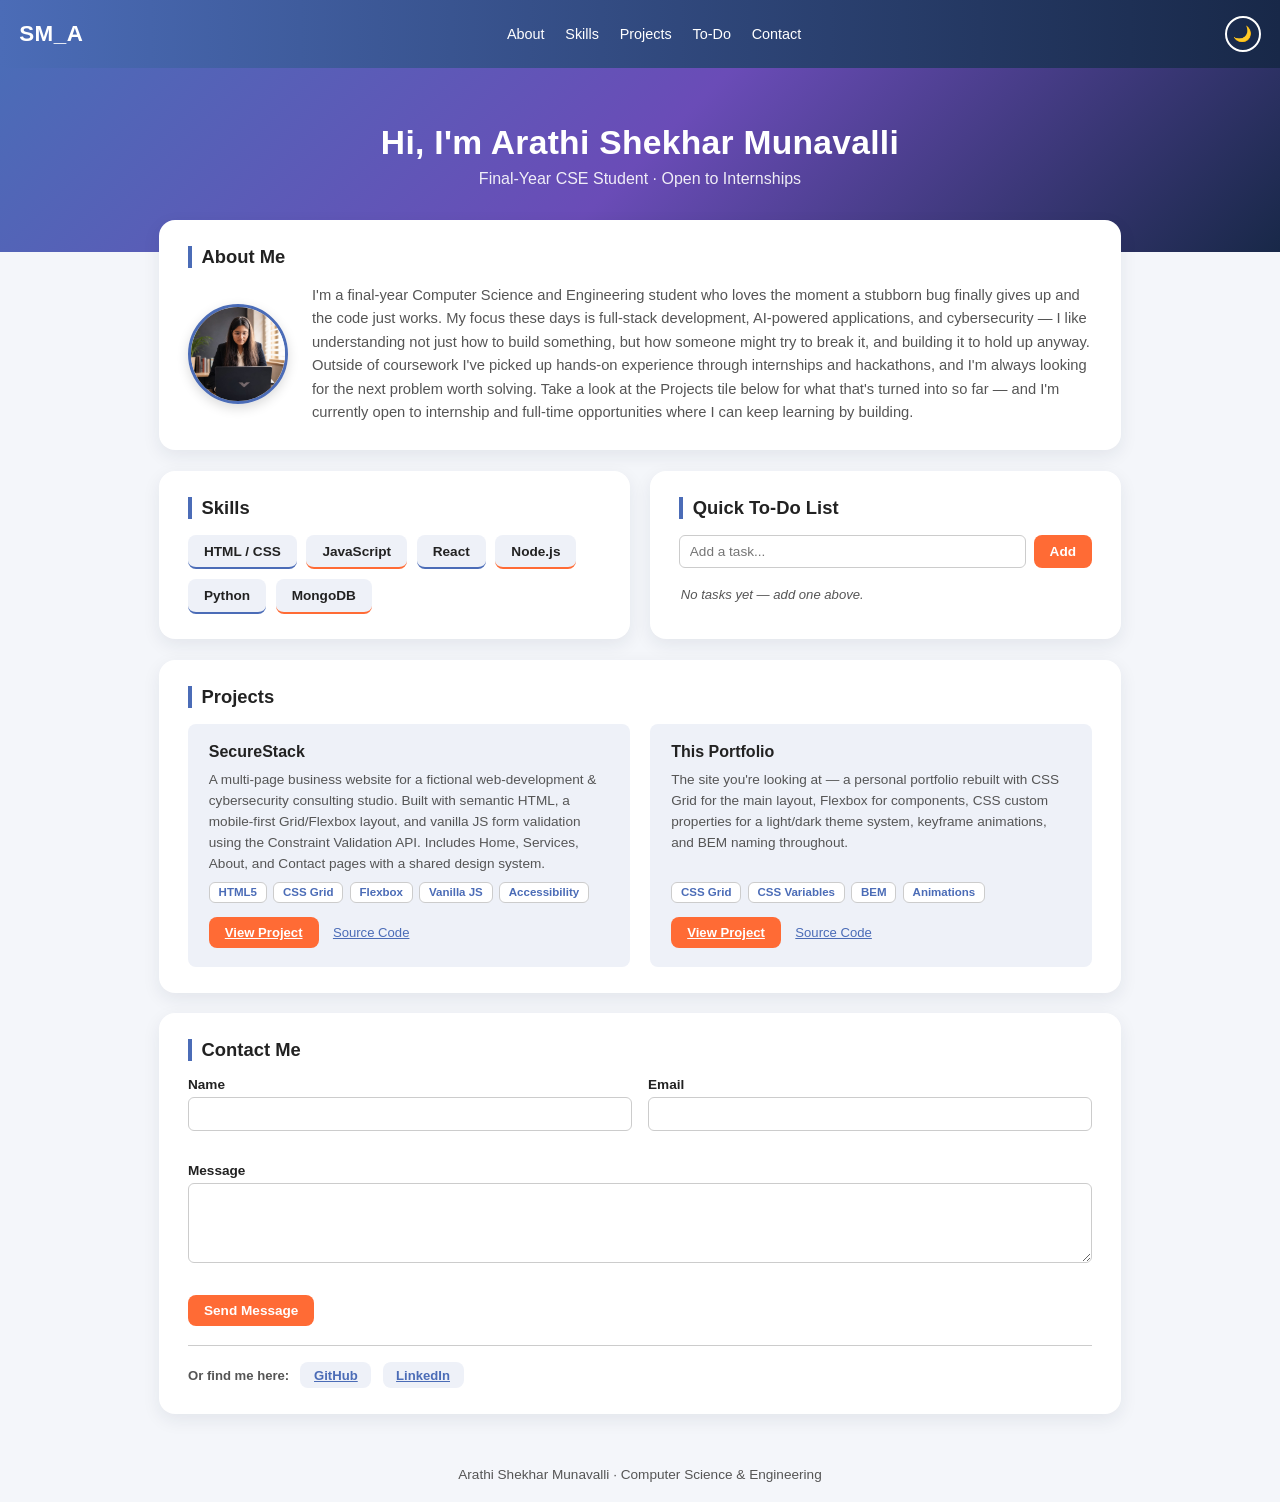
<file: index.html>
<!DOCTYPE html>
<html lang="en" data-theme="light">
<head>
<meta charset="UTF-8">
<meta name="viewport" content="width=device-width, initial-scale=1.0">
<title>Arathi Munavalli | Portfolio</title>
<link rel="stylesheet" href="css/main.css">
<link rel="stylesheet" href="css/layout.css">
<link rel="stylesheet" href="css/animations.css">
</head>
<body>

  <!-- ===== NAVBAR (Flexbox) ===== -->
  <header class="navbar">
    <h2 class="navbar__logo">SM_A</h2>

    <button class="navbar__toggle" id="navToggle" aria-label="Toggle menu" aria-expanded="false">
      <span class="navbar__toggle-bar"></span>
      <span class="navbar__toggle-bar"></span>
      <span class="navbar__toggle-bar"></span>
    </button>

    <nav>
      <ul class="navbar__links" id="navLinks">
        <li class="navbar__item"><a class="navbar__link" href="#about">About</a></li>
        <li class="navbar__item"><a class="navbar__link" href="#skills">Skills</a></li>
        <li class="navbar__item"><a class="navbar__link" href="#projects">Projects</a></li>
        <li class="navbar__item"><a class="navbar__link" href="#todo">To-Do</a></li>
        <li class="navbar__item"><a class="navbar__link" href="#contact">Contact</a></li>
      </ul>
    </nav>

    <!-- Interactive Feature 1: Dark / Light mode toggle (CSS variables theme system) -->
    <button id="modeToggle" class="navbar__mode-btn" title="Toggle dark mode" aria-label="Toggle dark mode">
      <span class="navbar__mode-icon navbar__mode-icon--moon">🌙</span>
      <span class="navbar__mode-icon navbar__mode-icon--sun">☀️</span>
    </button>
  </header>

  <!-- ===== HERO ===== -->
  <section class="hero">
    <h1 class="hero__title">Hi, I'm Arathi Shekhar Munavalli</h1>
    <p class="hero__subtitle">Final-Year CSE Student · Open to Internships</p>
  </section>

  <!-- ===== TILE GRID (CSS Grid) ===== -->
  <main class="tile-grid">

    <!-- ABOUT TILE -->
    <section id="about" class="tile-grid__tile tile-grid__tile--wide">
      <h2 class="tile-grid__heading">About Me</h2>
      <div class="about">
        <img src="images/profile.jpg" alt="Arathi Shekhar Munavalli" class="about__photo">
        <p class="about__text">I'm a final-year Computer Science and Engineering student who loves the
           moment a stubborn bug finally gives up and the code just works. My focus these days
           is full-stack development, AI-powered applications, and cybersecurity — I like
           understanding not just how to build something, but how someone might try to break it,
           and building it to hold up anyway. Outside of coursework I've picked up hands-on
           experience through internships and hackathons, and I'm always looking for the next
           problem worth solving. Take a look at the Projects tile below for what that's turned
           into so far — and I'm currently open to internship and full-time opportunities where
           I can keep learning by building.</p>
      </div>
    </section>

    <!-- SKILLS TILE -->
    <section id="skills" class="tile-grid__tile">
      <h2 class="tile-grid__heading">Skills</h2>
      <div class="skills">
        <div class="skills__box">HTML / CSS</div>
        <div class="skills__box">JavaScript</div>
        <div class="skills__box">React</div>
        <div class="skills__box">Node.js</div>
        <div class="skills__box">Python</div>
        <div class="skills__box">MongoDB</div>
      </div>
    </section>

    <!-- TO-DO TILE -->
    <!-- Interactive Feature 2: To-do list with add/remove -->
    <section id="todo" class="tile-grid__tile">
      <h2 class="tile-grid__heading">Quick To-Do List</h2>
      <div class="todo__input-row">
        <input type="text" id="todoInput" class="todo__input" placeholder="Add a task...">
        <button id="addTodoBtn" class="btn btn--accent">Add</button>
      </div>
      <ul id="todoList" class="todo__list"></ul>
    </section>

    <!-- PROJECTS TILE -->
    <section id="projects" class="tile-grid__tile tile-grid__tile--wide">
      <h2 class="tile-grid__heading">Projects</h2>
      <div class="projects">

        <article class="project-card">
          <div class="project-card__body">
            <h3 class="project-card__title">SecureStack</h3>
            <p class="project-card__text">
              A multi-page business website for a fictional web-development &amp; cybersecurity
              consulting studio. Built with semantic HTML, a mobile-first Grid/Flexbox layout,
              and vanilla JS form validation using the Constraint Validation API. Includes
              Home, Services, About, and Contact pages with a shared design system.
            </p>
            <div class="project-card__tags">
              <span class="project-card__tag">HTML5</span>
              <span class="project-card__tag">CSS Grid</span>
              <span class="project-card__tag">Flexbox</span>
              <span class="project-card__tag">Vanilla JS</span>
              <span class="project-card__tag">Accessibility</span>
            </div>
            <div class="project-card__links">
              <a href="https://arathism.github.io/week4_Portfolio/" target="_blank" rel="noopener" class="btn btn--accent project-card__link">View Project</a>
              <a href="https://github.com/arathism/week4_Portfolio" target="_blank" rel="noopener" class="project-card__link project-card__link--ghost">Source Code</a>
            </div>
          </div>
        </article>

        <article class="project-card">
          <div class="project-card__body">
            <h3 class="project-card__title">This Portfolio</h3>
            <p class="project-card__text">
              The site you're looking at — a personal portfolio rebuilt with CSS Grid for the
              main layout, Flexbox for components, CSS custom properties for a light/dark theme
              system, keyframe animations, and BEM naming throughout.
            </p>
            <div class="project-card__tags">
              <span class="project-card__tag">CSS Grid</span>
              <span class="project-card__tag">CSS Variables</span>
              <span class="project-card__tag">BEM</span>
              <span class="project-card__tag">Animations</span>
            </div>
            <div class="project-card__links">
              <a href="https://arathism.github.io" target="_blank" rel="noopener" class="btn btn--accent project-card__link">View Project</a>
              <a href="https://github.com/arathism" target="_blank" rel="noopener" class="project-card__link project-card__link--ghost">Source Code</a>
            </div>
          </div>
        </article>

      </div>
    </section>

    <!-- CONTACT TILE -->
    <!-- Interactive Feature 3: Real-time form validation -->
    <section id="contact" class="tile-grid__tile tile-grid__tile--wide">
      <h2 class="tile-grid__heading">Contact Me</h2>
      <form id="contactForm" class="contact-form" novalidate>
        <div class="contact-form__row">
          <div class="contact-form__group">
            <label class="contact-form__label" for="name">Name</label>
            <input type="text" id="name" name="name" class="contact-form__input">
            <span class="contact-form__error" id="nameError"></span>
          </div>

          <div class="contact-form__group">
            <label class="contact-form__label" for="email">Email</label>
            <input type="text" id="email" name="email" class="contact-form__input">
            <span class="contact-form__error" id="emailError"></span>
          </div>
        </div>

        <div class="contact-form__group">
          <label class="contact-form__label" for="message">Message</label>
          <textarea id="message" name="message" class="contact-form__input contact-form__input--area" rows="4"></textarea>
          <span class="contact-form__error" id="messageError"></span>
        </div>

        <button type="submit" id="submitBtn" class="btn btn--accent">Send Message</button>
        <p id="formSuccess" class="contact-form__success"></p>
      </form>
      <div class="contact-form__connect">
        <span class="contact-form__connect-label">Or find me here:</span>
        <a href="https://github.com/arathism" target="_blank" rel="noopener" class="contact-form__connect-link">GitHub</a>
        <a href="https://www.linkedin.com/in/arathishekharmunavalli/" target="_blank" rel="noopener" class="contact-form__connect-link">LinkedIn</a>
      </div>
    </section>

  </main>

  <footer class="site-footer">
    <p class="site-footer__text">Arathi Shekhar Munavalli · Computer Science &amp; Engineering</p>
  </footer>

  <script src="js/theme-switcher.js"></script>
</body>
</html>
</file>
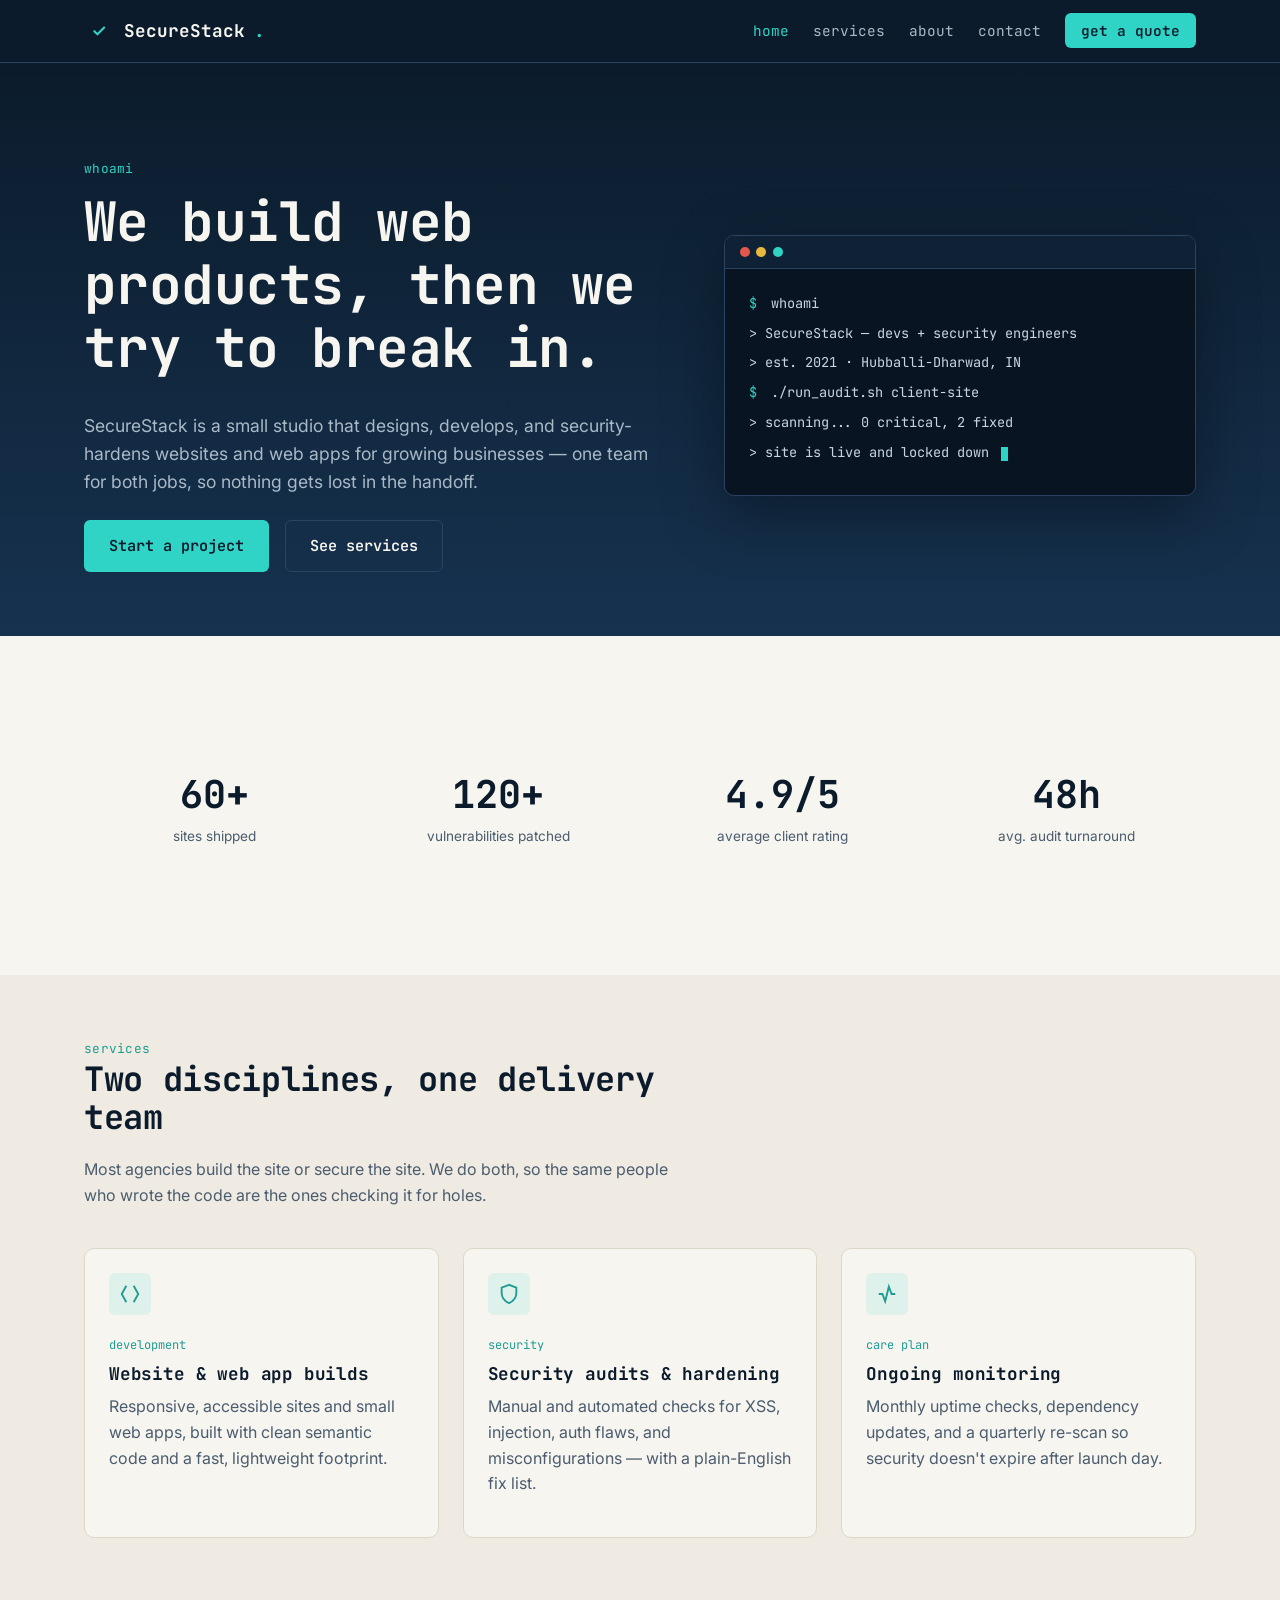
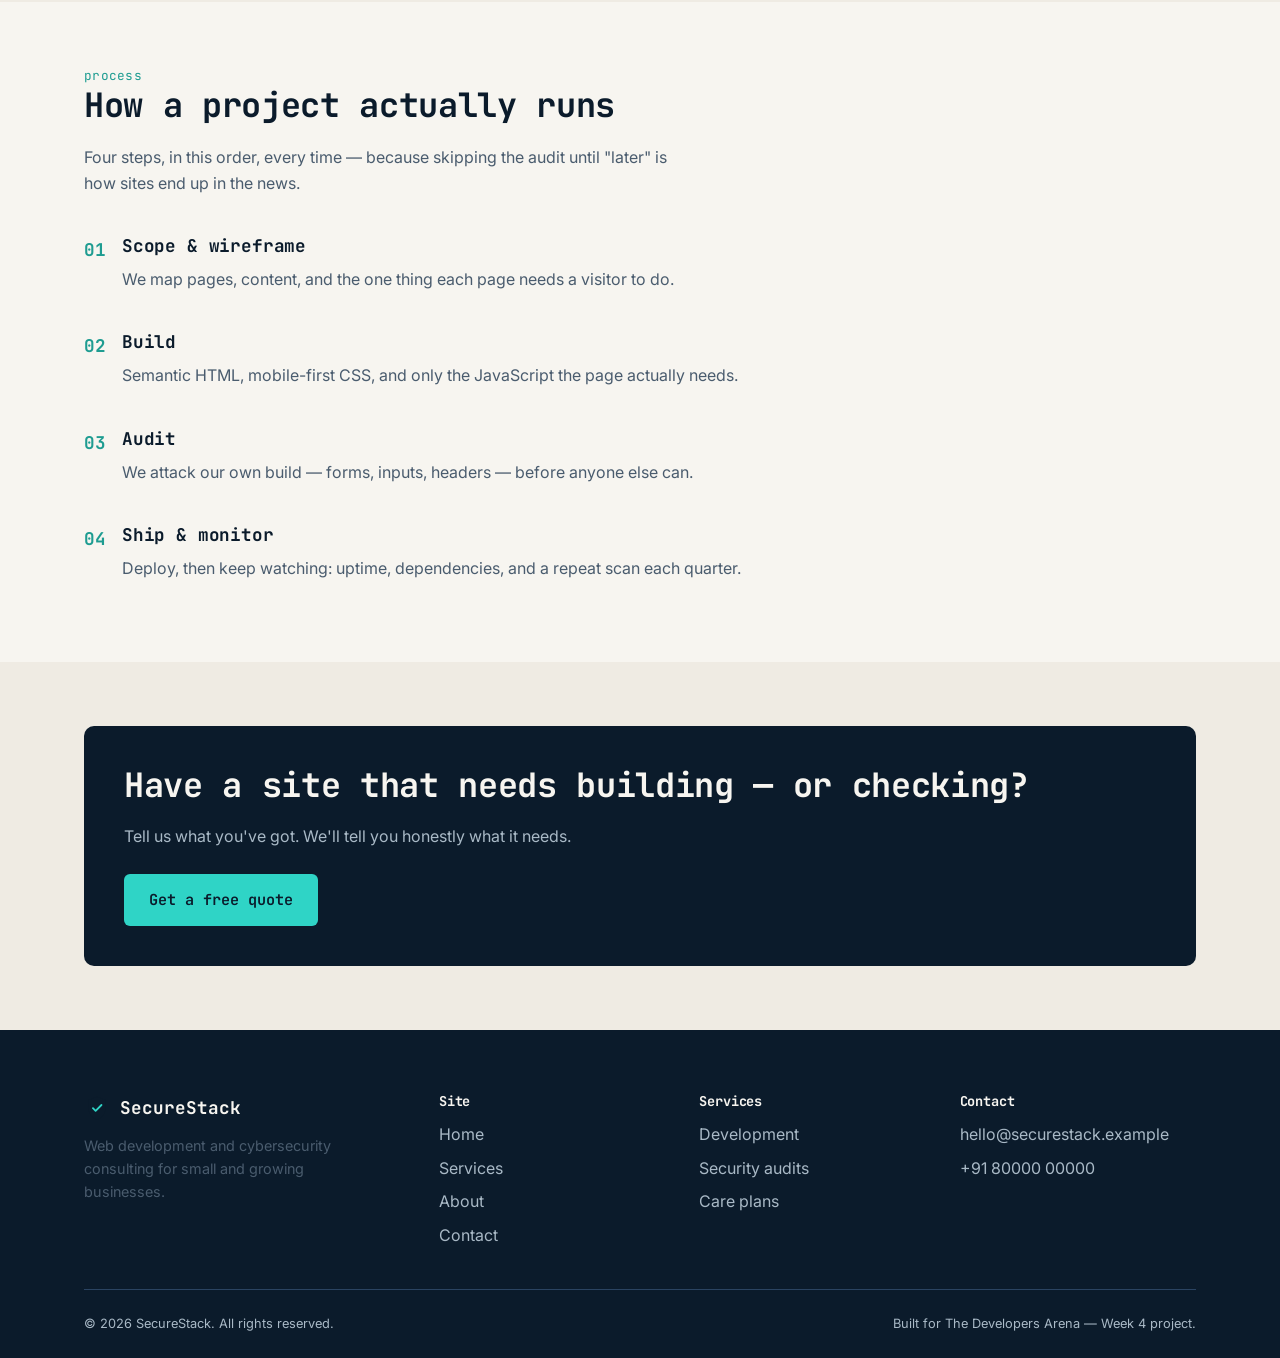
<file: projects/securestack/index.html>
<!DOCTYPE html>
<html lang="en">
<head>
<meta charset="UTF-8">
<meta name="viewport" content="width=device-width, initial-scale=1.0">
<title>SecureStack — Web Development &amp; Cybersecurity Consulting</title>
<meta name="description" content="SecureStack builds and secures websites and web apps for small businesses: development, security audits, and ongoing hardening in one team.">
<link rel="icon" type="image/svg+xml" href="images/favicon.svg">
<link rel="preconnect" href="https://fonts.googleapis.com">
<link rel="preconnect" href="https://fonts.gstatic.com" crossorigin>
<link href="https://fonts.googleapis.com/css2?family=JetBrains+Mono:wght@400;600;700&family=Inter:wght@400;500;600&display=swap" rel="stylesheet">
<link rel="stylesheet" href="css/style.css">
</head>
<body>
<a class="skip-link" href="#main">Skip to main content</a>

<header class="site-header">
  <nav class="nav container" aria-label="Primary">
    <a href="index.html" class="brand">
      <img src="images/logo.svg" alt="" width="30" height="30">
      SecureStack<span class="brand-tag">.</span>
    </a>
    <button class="nav-toggle" aria-expanded="false" aria-controls="primary-nav" aria-label="Toggle menu">
      <svg viewBox="0 0 24 24" fill="none" stroke="currentColor" stroke-width="2" aria-hidden="true">
        <path d="M3 6h18M3 12h18M3 18h18"/>
      </svg>
    </button>
    <ul class="nav-links" id="primary-nav">
      <li><a href="index.html" aria-current="page">home</a></li>
      <li><a href="services.html">services</a></li>
      <li><a href="about.html">about</a></li>
      <li><a href="contact.html">contact</a></li>
      <li><a href="contact.html" class="nav-cta">get a quote</a></li>
    </ul>
  </nav>
</header>

<main id="main">

  <!-- Hero -->
  <section class="hero">
    <div class="container hero-grid">
      <div>
        <p class="eyebrow">whoami</p>
        <h1>We build web products, then we try to break in.</h1>
        <p class="lede">SecureStack is a small studio that designs, develops, and security-hardens websites and web apps for growing businesses — one team for both jobs, so nothing gets lost in the handoff.</p>
        <div class="hero-actions">
          <a href="contact.html" class="btn btn-primary">Start a project</a>
          <a href="services.html" class="btn btn-ghost">See services</a>
        </div>
      </div>

      <div class="terminal" role="img" aria-label="Terminal window showing a mock exchange: whoami returns SecureStack, a small team of developers and security engineers building and defending web products since 2021.">
        <div class="terminal-bar"><span></span><span></span><span></span></div>
        <div class="terminal-body" data-terminal-body aria-hidden="true">
          <div class="line"><span class="prompt">$</span> whoami</div>
          <div class="line">&gt; SecureStack — devs + security engineers</div>
          <div class="line">&gt; est. 2021 · Hubballi-Dharwad, IN</div>
          <div class="line"><span class="prompt">$</span> ./run_audit.sh client-site</div>
          <div class="line">&gt; scanning... 0 critical, 2 fixed</div>
          <div class="line">&gt; site is live and locked down <span class="caret"></span></div>
        </div>
      </div>
    </div>
  </section>

  <!-- Stats -->
  <section>
    <div class="container">
      <div class="stats">
        <div class="stat"><div class="num">60+</div><div class="label">sites shipped</div></div>
        <div class="stat"><div class="num">120+</div><div class="label">vulnerabilities patched</div></div>
        <div class="stat"><div class="num">4.9/5</div><div class="label">average client rating</div></div>
        <div class="stat"><div class="num">48h</div><div class="label">avg. audit turnaround</div></div>
      </div>
    </div>
  </section>

  <!-- Services preview -->
  <section class="section-alt">
    <div class="container">
      <div class="section-head">
        <p class="eyebrow">services</p>
        <h2>Two disciplines, one delivery team</h2>
        <p>Most agencies build the site or secure the site. We do both, so the same people who wrote the code are the ones checking it for holes.</p>
      </div>

      <div class="grid">
        <div class="card">
          <div class="icon-badge">
            <svg viewBox="0 0 24 24" fill="none" stroke="currentColor" stroke-width="2" aria-hidden="true"><path d="M8 3 3 12l5 9M16 3l5 9-5 9"/></svg>
          </div>
          <span class="tag">development</span>
          <h3>Website &amp; web app builds</h3>
          <p>Responsive, accessible sites and small web apps, built with clean semantic code and a fast, lightweight footprint.</p>
        </div>
        <div class="card">
          <div class="icon-badge">
            <svg viewBox="0 0 24 24" fill="none" stroke="currentColor" stroke-width="2" aria-hidden="true"><path d="M12 2 4 5v6c0 5 3.4 9 8 11 4.6-2 8-6 8-11V5l-8-3Z"/></svg>
          </div>
          <span class="tag">security</span>
          <h3>Security audits &amp; hardening</h3>
          <p>Manual and automated checks for XSS, injection, auth flaws, and misconfigurations — with a plain-English fix list.</p>
        </div>
        <div class="card">
          <div class="icon-badge">
            <svg viewBox="0 0 24 24" fill="none" stroke="currentColor" stroke-width="2" aria-hidden="true"><path d="M3 12h4l3 8 4-16 3 8h4"/></svg>
          </div>
          <span class="tag">care plan</span>
          <h3>Ongoing monitoring</h3>
          <p>Monthly uptime checks, dependency updates, and a quarterly re-scan so security doesn't expire after launch day.</p>
        </div>
      </div>
    </div>
  </section>

  <!-- Process -->
  <section>
    <div class="container">
      <div class="section-head">
        <p class="eyebrow">process</p>
        <h2>How a project actually runs</h2>
        <p>Four steps, in this order, every time — because skipping the audit until "later" is how sites end up in the news.</p>
      </div>
      <div class="process">
        <div class="process-step">
          <div class="step-num">01</div>
          <div><h3>Scope &amp; wireframe</h3><p>We map pages, content, and the one thing each page needs a visitor to do.</p></div>
        </div>
        <div class="process-step">
          <div class="step-num">02</div>
          <div><h3>Build</h3><p>Semantic HTML, mobile-first CSS, and only the JavaScript the page actually needs.</p></div>
        </div>
        <div class="process-step">
          <div class="step-num">03</div>
          <div><h3>Audit</h3><p>We attack our own build — forms, inputs, headers — before anyone else can.</p></div>
        </div>
        <div class="process-step">
          <div class="step-num">04</div>
          <div><h3>Ship &amp; monitor</h3><p>Deploy, then keep watching: uptime, dependencies, and a repeat scan each quarter.</p></div>
        </div>
      </div>
    </div>
  </section>

  <!-- CTA -->
  <section class="section-alt">
    <div class="container">
      <div class="cta-band">
        <div>
          <h2>Have a site that needs building — or checking?</h2>
          <p>Tell us what you've got. We'll tell you honestly what it needs.</p>
        </div>
        <a href="contact.html" class="btn btn-primary">Get a free quote</a>
      </div>
    </div>
  </section>

</main>

<footer class="site-footer">
  <div class="container">
    <div class="footer-grid">
      <div class="footer-col">
        <a href="index.html" class="brand" style="margin-bottom: 0.75rem; display:flex;">
          <img src="images/logo.svg" alt="" width="26" height="26">
          SecureStack
        </a>
        <p style="max-width: 32ch; font-size: 0.9rem;">Web development and cybersecurity consulting for small and growing businesses.</p>
      </div>
      <div class="footer-col">
        <h4>Site</h4>
        <ul>
          <li><a href="index.html">Home</a></li>
          <li><a href="services.html">Services</a></li>
          <li><a href="about.html">About</a></li>
          <li><a href="contact.html">Contact</a></li>
        </ul>
      </div>
      <div class="footer-col">
        <h4>Services</h4>
        <ul>
          <li><a href="services.html#development">Development</a></li>
          <li><a href="services.html#security">Security audits</a></li>
          <li><a href="services.html#care">Care plans</a></li>
        </ul>
      </div>
      <div class="footer-col">
        <h4>Contact</h4>
        <ul>
          <li><a href="mailto:hello@securestack.example">hello@securestack.example</a></li>
          <li><a href="tel:+918000000000">+91 80000 00000</a></li>
        </ul>
      </div>
    </div>
    <div class="footer-bottom">
      <span>© 2026 SecureStack. All rights reserved.</span>
      <span>Built for The Developers Arena — Week 4 project.</span>
    </div>
  </div>
</footer>

<script src="js/script.js"></script>
</body>
</html>
</file>
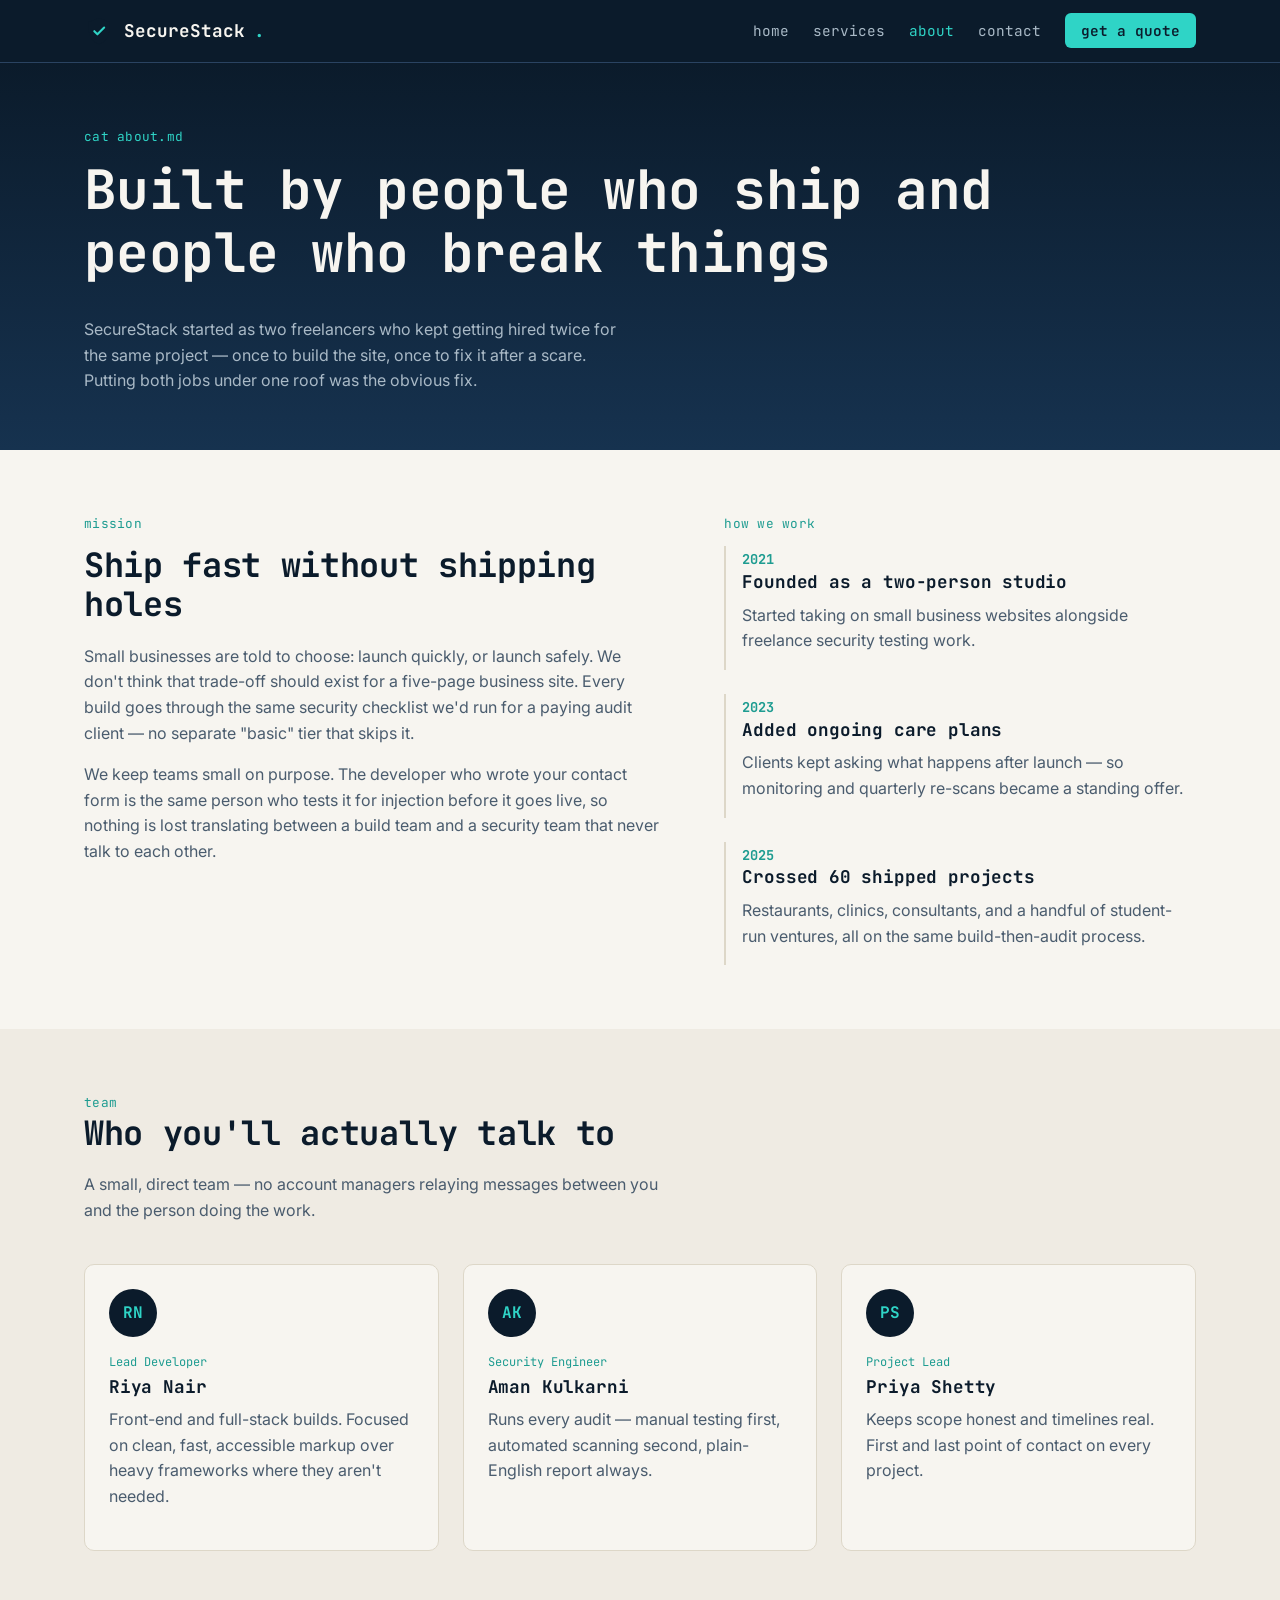
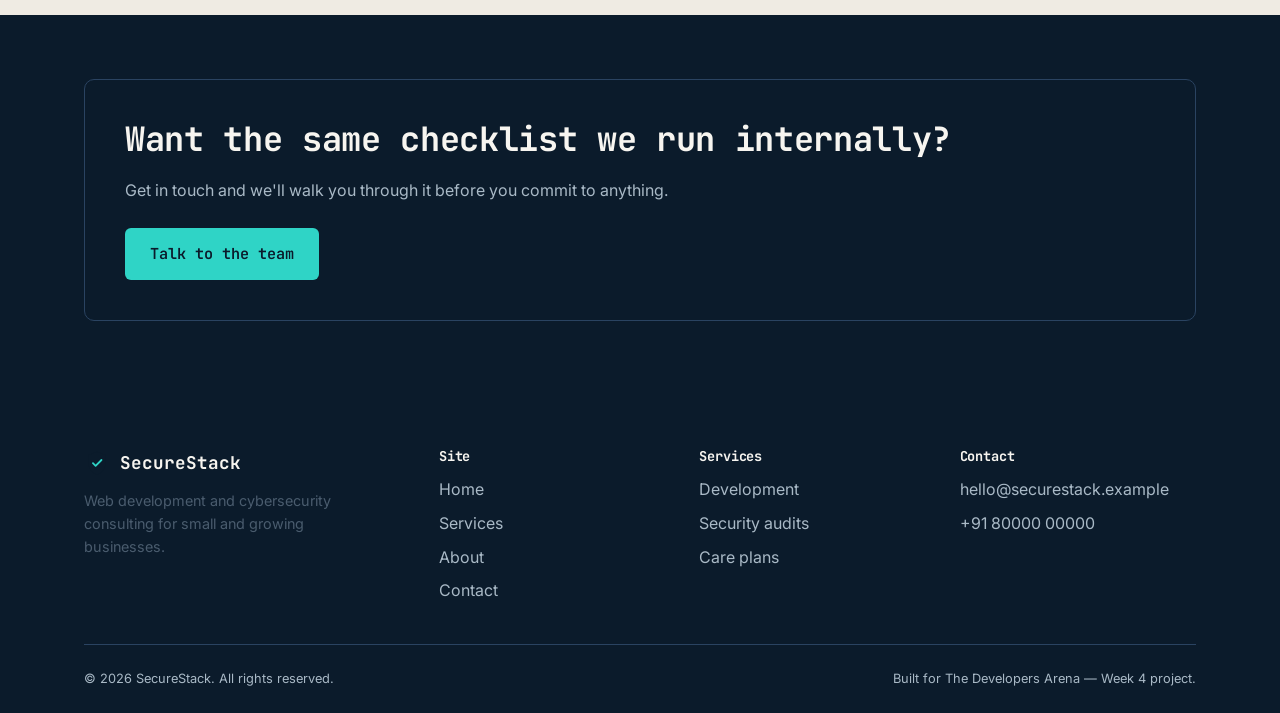
<file: projects/securestack/about.html>
<!DOCTYPE html>
<html lang="en">
<head>
<meta charset="UTF-8">
<meta name="viewport" content="width=device-width, initial-scale=1.0">
<title>About — SecureStack</title>
<meta name="description" content="SecureStack is a small web development and cybersecurity team based in Hubballi-Dharwad, working with businesses across India.">
<link rel="icon" type="image/svg+xml" href="images/favicon.svg">
<link rel="preconnect" href="https://fonts.googleapis.com">
<link rel="preconnect" href="https://fonts.gstatic.com" crossorigin>
<link href="https://fonts.googleapis.com/css2?family=JetBrains+Mono:wght@400;600;700&family=Inter:wght@400;500;600&display=swap" rel="stylesheet">
<link rel="stylesheet" href="css/style.css">
</head>
<body>
<a class="skip-link" href="#main">Skip to main content</a>

<header class="site-header">
  <nav class="nav container" aria-label="Primary">
    <a href="index.html" class="brand">
      <img src="images/logo.svg" alt="" width="30" height="30">
      SecureStack<span class="brand-tag">.</span>
    </a>
    <button class="nav-toggle" aria-expanded="false" aria-controls="primary-nav" aria-label="Toggle menu">
      <svg viewBox="0 0 24 24" fill="none" stroke="currentColor" stroke-width="2" aria-hidden="true">
        <path d="M3 6h18M3 12h18M3 18h18"/>
      </svg>
    </button>
    <ul class="nav-links" id="primary-nav">
      <li><a href="index.html">home</a></li>
      <li><a href="services.html">services</a></li>
      <li><a href="about.html" aria-current="page">about</a></li>
      <li><a href="contact.html">contact</a></li>
      <li><a href="contact.html" class="nav-cta">get a quote</a></li>
    </ul>
  </nav>
</header>

<main id="main">

  <section class="page-hero">
    <div class="container">
      <p class="eyebrow">cat about.md</p>
      <h1>Built by people who ship and people who break things</h1>
      <p>SecureStack started as two freelancers who kept getting hired twice for the same project — once to build the site, once to fix it after a scare. Putting both jobs under one roof was the obvious fix.</p>
    </div>
  </section>

  <section>
    <div class="container">
      <div class="hero-grid" style="align-items:start;">
        <div>
          <p class="eyebrow">mission</p>
          <h2>Ship fast without shipping holes</h2>
          <p>Small businesses are told to choose: launch quickly, or launch safely. We don't think that trade-off should exist for a five-page business site. Every build goes through the same security checklist we'd run for a paying audit client — no separate "basic" tier that skips it.</p>
          <p>We keep teams small on purpose. The developer who wrote your contact form is the same person who tests it for injection before it goes live, so nothing is lost translating between a build team and a security team that never talk to each other.</p>
        </div>
        <div>
          <p class="eyebrow">how we work</p>
          <div class="timeline">
            <div class="timeline-item">
              <span class="year">2021</span>
              <h3>Founded as a two-person studio</h3>
              <p>Started taking on small business websites alongside freelance security testing work.</p>
            </div>
            <div class="timeline-item">
              <span class="year">2023</span>
              <h3>Added ongoing care plans</h3>
              <p>Clients kept asking what happens after launch — so monitoring and quarterly re-scans became a standing offer.</p>
            </div>
            <div class="timeline-item">
              <span class="year">2025</span>
              <h3>Crossed 60 shipped projects</h3>
              <p>Restaurants, clinics, consultants, and a handful of student-run ventures, all on the same build-then-audit process.</p>
            </div>
          </div>
        </div>
      </div>
    </div>
  </section>

  <section class="section-alt">
    <div class="container">
      <div class="section-head">
        <p class="eyebrow">team</p>
        <h2>Who you'll actually talk to</h2>
        <p>A small, direct team — no account managers relaying messages between you and the person doing the work.</p>
      </div>
      <div class="team-grid">
        <div class="card team-card">
          <div class="avatar">RN</div>
          <span class="role">Lead Developer</span>
          <h3>Riya Nair</h3>
          <p>Front-end and full-stack builds. Focused on clean, fast, accessible markup over heavy frameworks where they aren't needed.</p>
        </div>
        <div class="card team-card">
          <div class="avatar">AK</div>
          <span class="role">Security Engineer</span>
          <h3>Aman Kulkarni</h3>
          <p>Runs every audit — manual testing first, automated scanning second, plain-English report always.</p>
        </div>
        <div class="card team-card">
          <div class="avatar">PS</div>
          <span class="role">Project Lead</span>
          <h3>Priya Shetty</h3>
          <p>Keeps scope honest and timelines real. First and last point of contact on every project.</p>
        </div>
      </div>
    </div>
  </section>

  <section class="section-dark">
    <div class="container">
      <div class="cta-band" style="background:transparent; border:1px solid var(--border-dark); padding: var(--space-4);">
        <div>
          <h2>Want the same checklist we run internally?</h2>
          <p>Get in touch and we'll walk you through it before you commit to anything.</p>
        </div>
        <a href="contact.html" class="btn btn-primary">Talk to the team</a>
      </div>
    </div>
  </section>

</main>

<footer class="site-footer">
  <div class="container">
    <div class="footer-grid">
      <div class="footer-col">
        <a href="index.html" class="brand" style="margin-bottom: 0.75rem; display:flex;">
          <img src="images/logo.svg" alt="" width="26" height="26">
          SecureStack
        </a>
        <p style="max-width: 32ch; font-size: 0.9rem;">Web development and cybersecurity consulting for small and growing businesses.</p>
      </div>
      <div class="footer-col">
        <h4>Site</h4>
        <ul>
          <li><a href="index.html">Home</a></li>
          <li><a href="services.html">Services</a></li>
          <li><a href="about.html">About</a></li>
          <li><a href="contact.html">Contact</a></li>
        </ul>
      </div>
      <div class="footer-col">
        <h4>Services</h4>
        <ul>
          <li><a href="services.html#development">Development</a></li>
          <li><a href="services.html#security">Security audits</a></li>
          <li><a href="services.html#care">Care plans</a></li>
        </ul>
      </div>
      <div class="footer-col">
        <h4>Contact</h4>
        <ul>
          <li><a href="mailto:hello@securestack.example">hello@securestack.example</a></li>
          <li><a href="tel:+918000000000">+91 80000 00000</a></li>
        </ul>
      </div>
    </div>
    <div class="footer-bottom">
      <span>© 2026 SecureStack. All rights reserved.</span>
      <span>Built for The Developers Arena — Week 4 project.</span>
    </div>
  </div>
</footer>

<script src="js/script.js"></script>
</body>
</html>
</file>
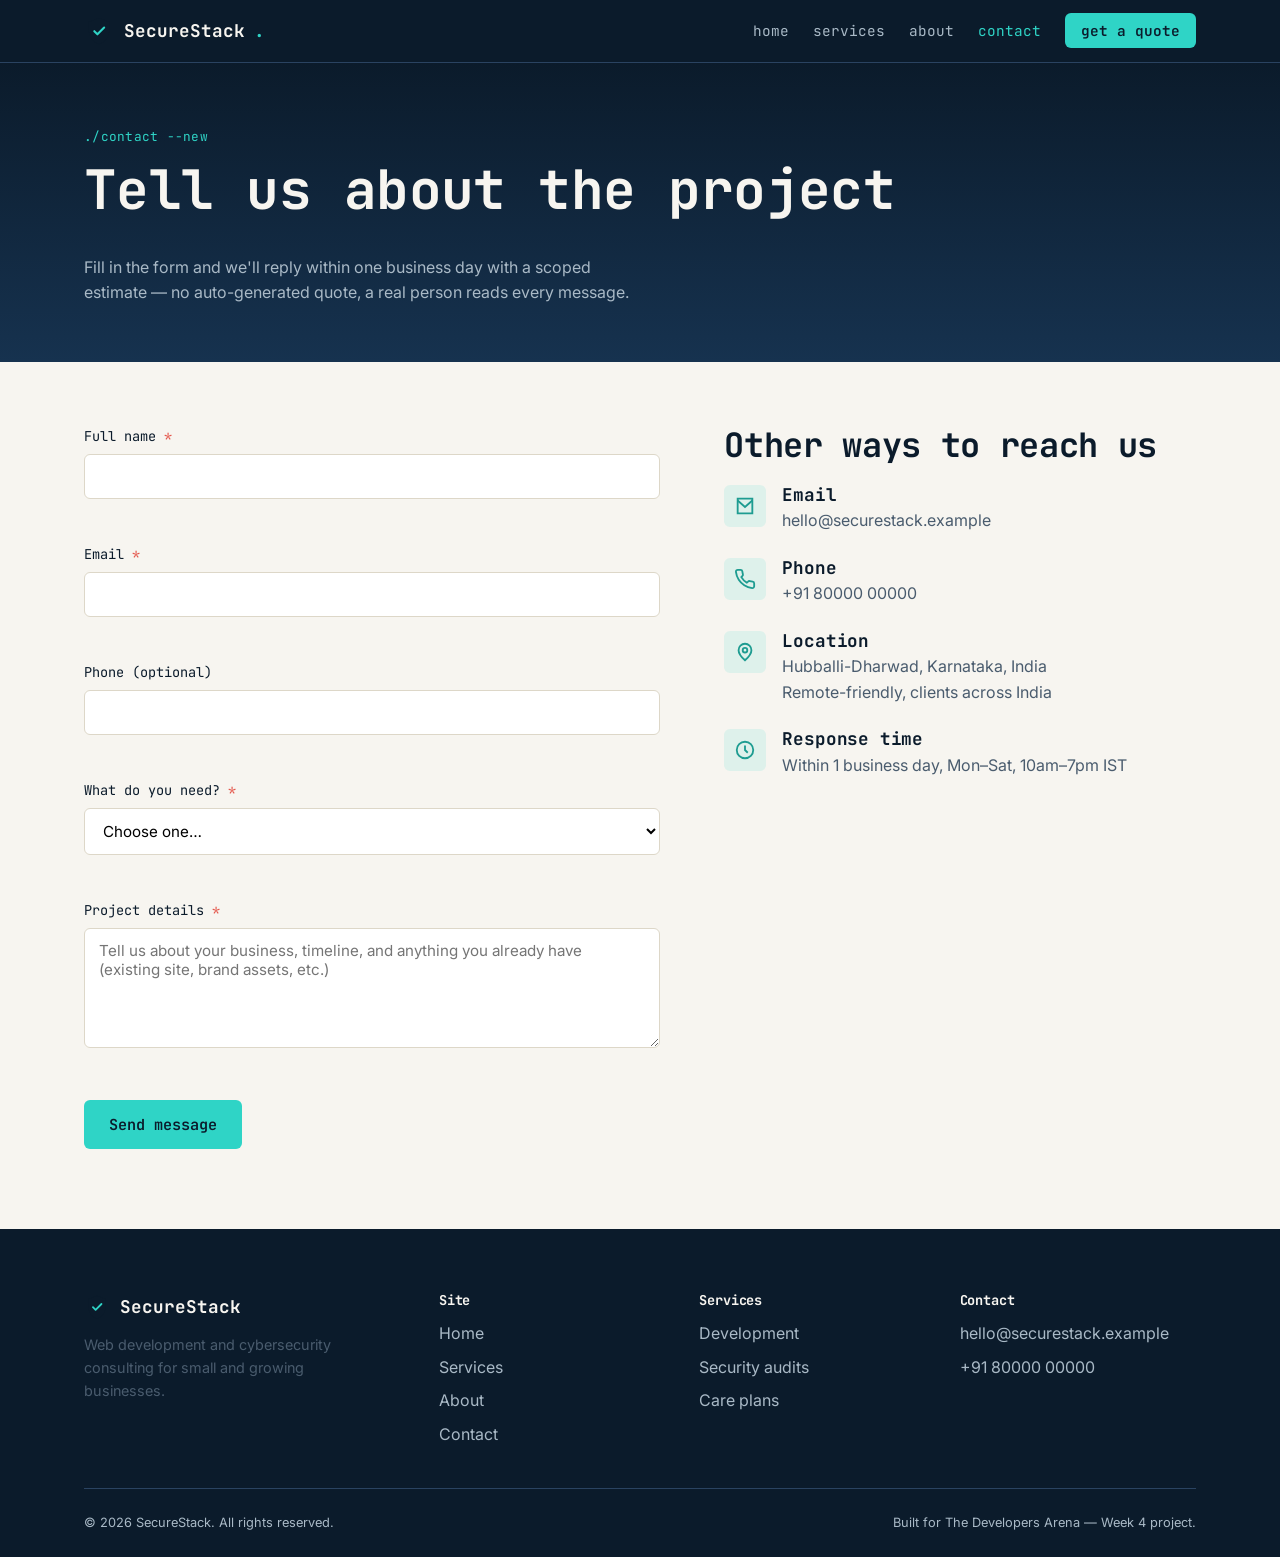
<file: projects/securestack/contact.html>
<!DOCTYPE html>
<html lang="en">
<head>
<meta charset="UTF-8">
<meta name="viewport" content="width=device-width, initial-scale=1.0">
<title>Contact — SecureStack</title>
<meta name="description" content="Get a quote from SecureStack for a website build, security audit, or ongoing care plan.">
<link rel="icon" type="image/svg+xml" href="images/favicon.svg">
<link rel="preconnect" href="https://fonts.googleapis.com">
<link rel="preconnect" href="https://fonts.gstatic.com" crossorigin>
<link href="https://fonts.googleapis.com/css2?family=JetBrains+Mono:wght@400;600;700&family=Inter:wght@400;500;600&display=swap" rel="stylesheet">
<link rel="stylesheet" href="css/style.css">
</head>
<body>
<a class="skip-link" href="#main">Skip to main content</a>

<header class="site-header">
  <nav class="nav container" aria-label="Primary">
    <a href="index.html" class="brand">
      <img src="images/logo.svg" alt="" width="30" height="30">
      SecureStack<span class="brand-tag">.</span>
    </a>
    <button class="nav-toggle" aria-expanded="false" aria-controls="primary-nav" aria-label="Toggle menu">
      <svg viewBox="0 0 24 24" fill="none" stroke="currentColor" stroke-width="2" aria-hidden="true">
        <path d="M3 6h18M3 12h18M3 18h18"/>
      </svg>
    </button>
    <ul class="nav-links" id="primary-nav">
      <li><a href="index.html">home</a></li>
      <li><a href="services.html">services</a></li>
      <li><a href="about.html">about</a></li>
      <li><a href="contact.html" aria-current="page">contact</a></li>
      <li><a href="contact.html" class="nav-cta">get a quote</a></li>
    </ul>
  </nav>
</header>

<main id="main">

  <section class="page-hero">
    <div class="container">
      <p class="eyebrow">./contact --new</p>
      <h1>Tell us about the project</h1>
      <p>Fill in the form and we'll reply within one business day with a scoped estimate — no auto-generated quote, a real person reads every message.</p>
    </div>
  </section>

  <section>
    <div class="container contact-grid">

      <div>
        <form id="contact-form" novalidate>

          <div class="field">
            <label for="name">Full name <span class="required">*</span></label>
            <input type="text" id="name" name="name" required minlength="2" data-validate autocomplete="name">
            <p class="field-error" id="name-error" role="alert"></p>
          </div>

          <div class="field">
            <label for="email">Email <span class="required">*</span></label>
            <input type="email" id="email" name="email" required data-validate autocomplete="email">
            <p class="field-error" id="email-error" role="alert"></p>
          </div>

          <div class="field">
            <label for="phone">Phone (optional)</label>
            <input type="tel" id="phone" name="phone" pattern="^[0-9+\-\s()]{7,15}$"
                   data-validate data-pattern-message="Enter a valid phone number." autocomplete="tel">
            <p class="field-error" id="phone-error" role="alert"></p>
          </div>

          <div class="field">
            <label for="service">What do you need? <span class="required">*</span></label>
            <select id="service" name="service" required data-validate>
              <option value="">Choose one…</option>
              <option value="build">A new website or web app</option>
              <option value="audit">A security audit</option>
              <option value="care">An ongoing care plan</option>
              <option value="other">Not sure yet</option>
            </select>
            <p class="field-error" id="service-error" role="alert"></p>
          </div>

          <div class="field">
            <label for="message">Project details <span class="required">*</span></label>
            <textarea id="message" name="message" required minlength="20" data-validate
                      placeholder="Tell us about your business, timeline, and anything you already have (existing site, brand assets, etc.)"></textarea>
            <p class="field-error" id="message-error" role="alert"></p>
          </div>

          <button type="submit" class="btn btn-primary">Send message</button>
          <p class="form-status" role="status" aria-live="polite"></p>
        </form>
      </div>

      <div>
        <h2 class="mt-0">Other ways to reach us</h2>
        <div class="info-list">
          <div class="info-item">
            <div class="icon-badge">
              <svg viewBox="0 0 24 24" fill="none" stroke="currentColor" stroke-width="2" aria-hidden="true"><path d="M4 4h16v16H4z"/><path d="m4 6 8 7 8-7"/></svg>
            </div>
            <div>
              <h3>Email</h3>
              <p><a href="mailto:hello@securestack.example">hello@securestack.example</a></p>
            </div>
          </div>
          <div class="info-item">
            <div class="icon-badge">
              <svg viewBox="0 0 24 24" fill="none" stroke="currentColor" stroke-width="2" aria-hidden="true"><path d="M22 16.9v3a2 2 0 0 1-2.2 2 19.8 19.8 0 0 1-8.6-3.1 19.5 19.5 0 0 1-6-6 19.8 19.8 0 0 1-3.1-8.6A2 2 0 0 1 4.1 2h3a2 2 0 0 1 2 1.7c.1 1 .3 2 .6 3a2 2 0 0 1-.5 2L8 10a16 16 0 0 0 6 6l1.3-1.2a2 2 0 0 1 2-.5c1 .3 2 .5 3 .6a2 2 0 0 1 1.7 2Z"/></svg>
            </div>
            <div>
              <h3>Phone</h3>
              <p><a href="tel:+918000000000">+91 80000 00000</a></p>
            </div>
          </div>
          <div class="info-item">
            <div class="icon-badge">
              <svg viewBox="0 0 24 24" fill="none" stroke="currentColor" stroke-width="2" aria-hidden="true"><path d="M12 21s-7-6.2-7-11a7 7 0 0 1 14 0c0 4.8-7 11-7 11Z"/><circle cx="12" cy="10" r="2.5"/></svg>
            </div>
            <div>
              <h3>Location</h3>
              <p>Hubballi-Dharwad, Karnataka, India<br>Remote-friendly, clients across India</p>
            </div>
          </div>
          <div class="info-item">
            <div class="icon-badge">
              <svg viewBox="0 0 24 24" fill="none" stroke="currentColor" stroke-width="2" aria-hidden="true"><circle cx="12" cy="12" r="9"/><path d="M12 7v5l3 3"/></svg>
            </div>
            <div>
              <h3>Response time</h3>
              <p>Within 1 business day, Mon–Sat, 10am–7pm IST</p>
            </div>
          </div>
        </div>
      </div>

    </div>
  </section>

</main>

<footer class="site-footer">
  <div class="container">
    <div class="footer-grid">
      <div class="footer-col">
        <a href="index.html" class="brand" style="margin-bottom: 0.75rem; display:flex;">
          <img src="images/logo.svg" alt="" width="26" height="26">
          SecureStack
        </a>
        <p style="max-width: 32ch; font-size: 0.9rem;">Web development and cybersecurity consulting for small and growing businesses.</p>
      </div>
      <div class="footer-col">
        <h4>Site</h4>
        <ul>
          <li><a href="index.html">Home</a></li>
          <li><a href="services.html">Services</a></li>
          <li><a href="about.html">About</a></li>
          <li><a href="contact.html">Contact</a></li>
        </ul>
      </div>
      <div class="footer-col">
        <h4>Services</h4>
        <ul>
          <li><a href="services.html#development">Development</a></li>
          <li><a href="services.html#security">Security audits</a></li>
          <li><a href="services.html#care">Care plans</a></li>
        </ul>
      </div>
      <div class="footer-col">
        <h4>Contact</h4>
        <ul>
          <li><a href="mailto:hello@securestack.example">hello@securestack.example</a></li>
          <li><a href="tel:+918000000000">+91 80000 00000</a></li>
        </ul>
      </div>
    </div>
    <div class="footer-bottom">
      <span>© 2026 SecureStack. All rights reserved.</span>
      <span>Built for The Developers Arena — Week 4 project.</span>
    </div>
  </div>
</footer>

<script src="js/script.js"></script>
</body>
</html>
</file>
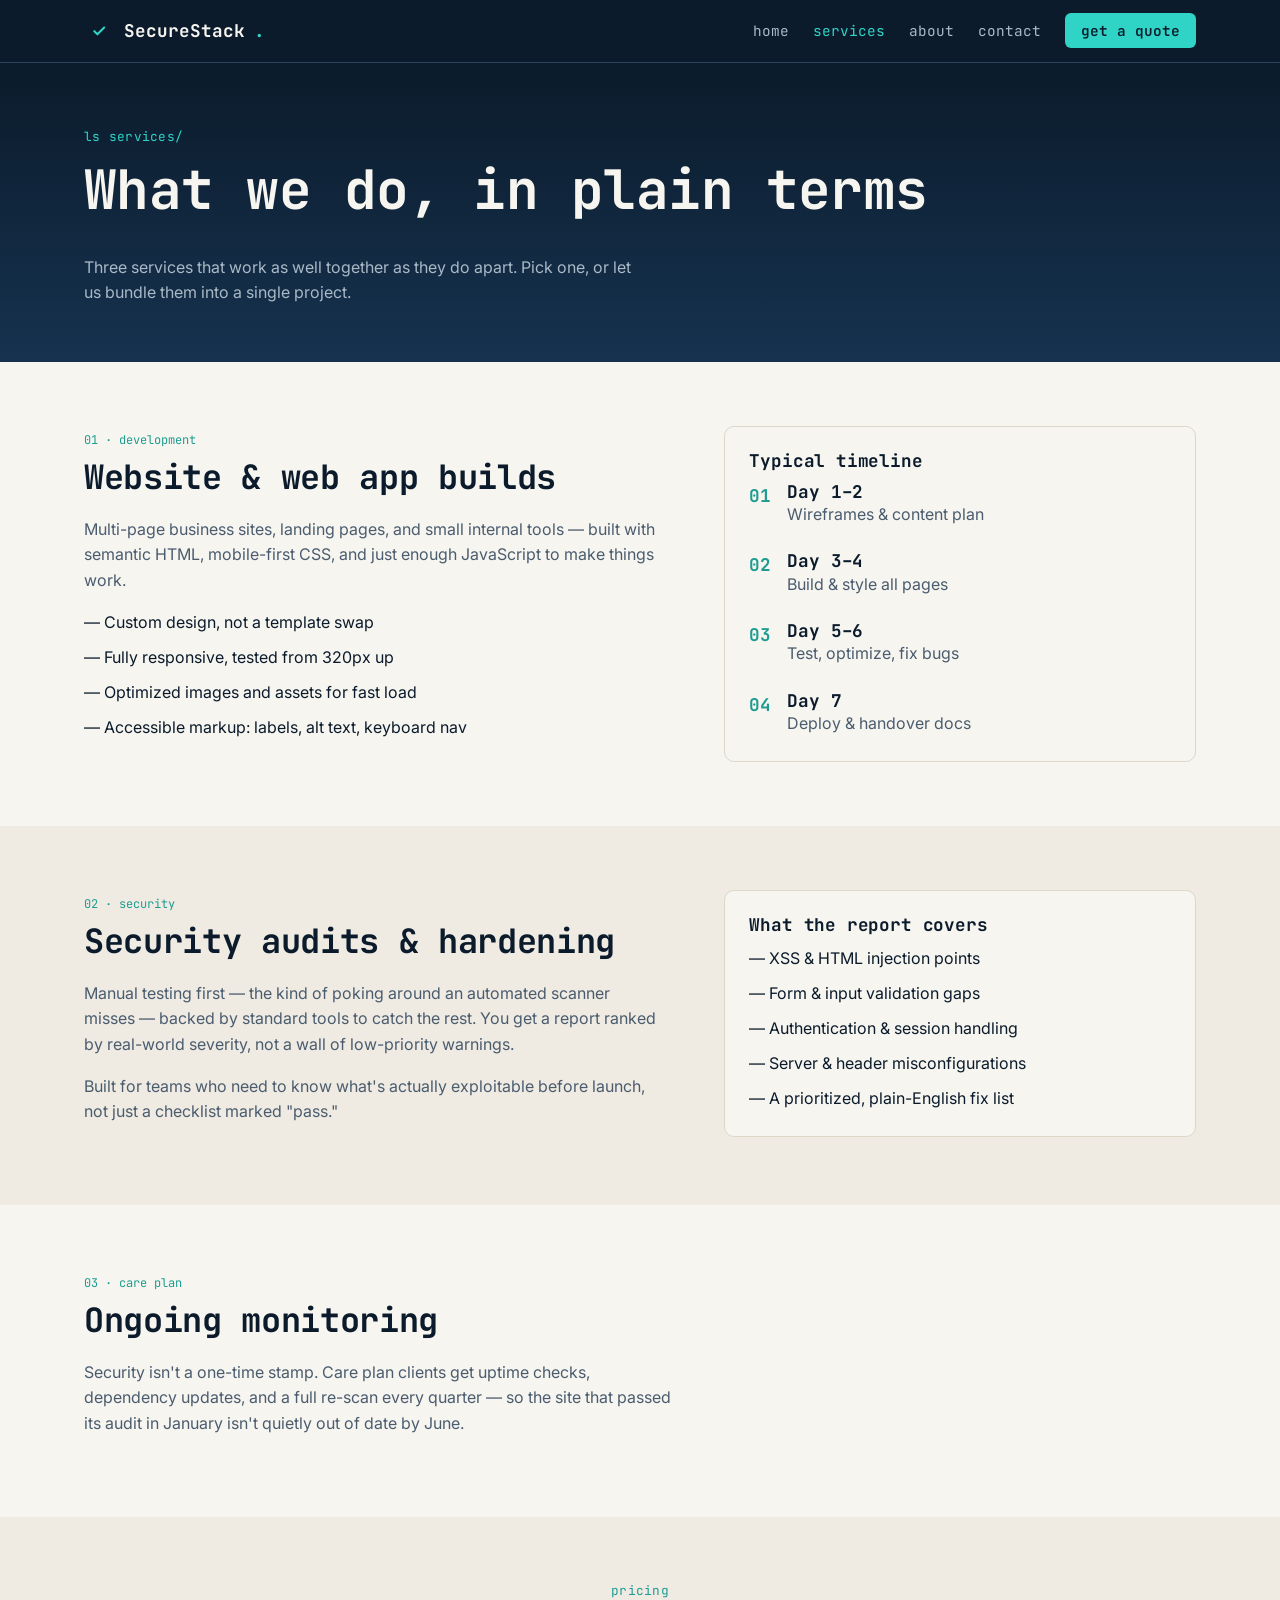
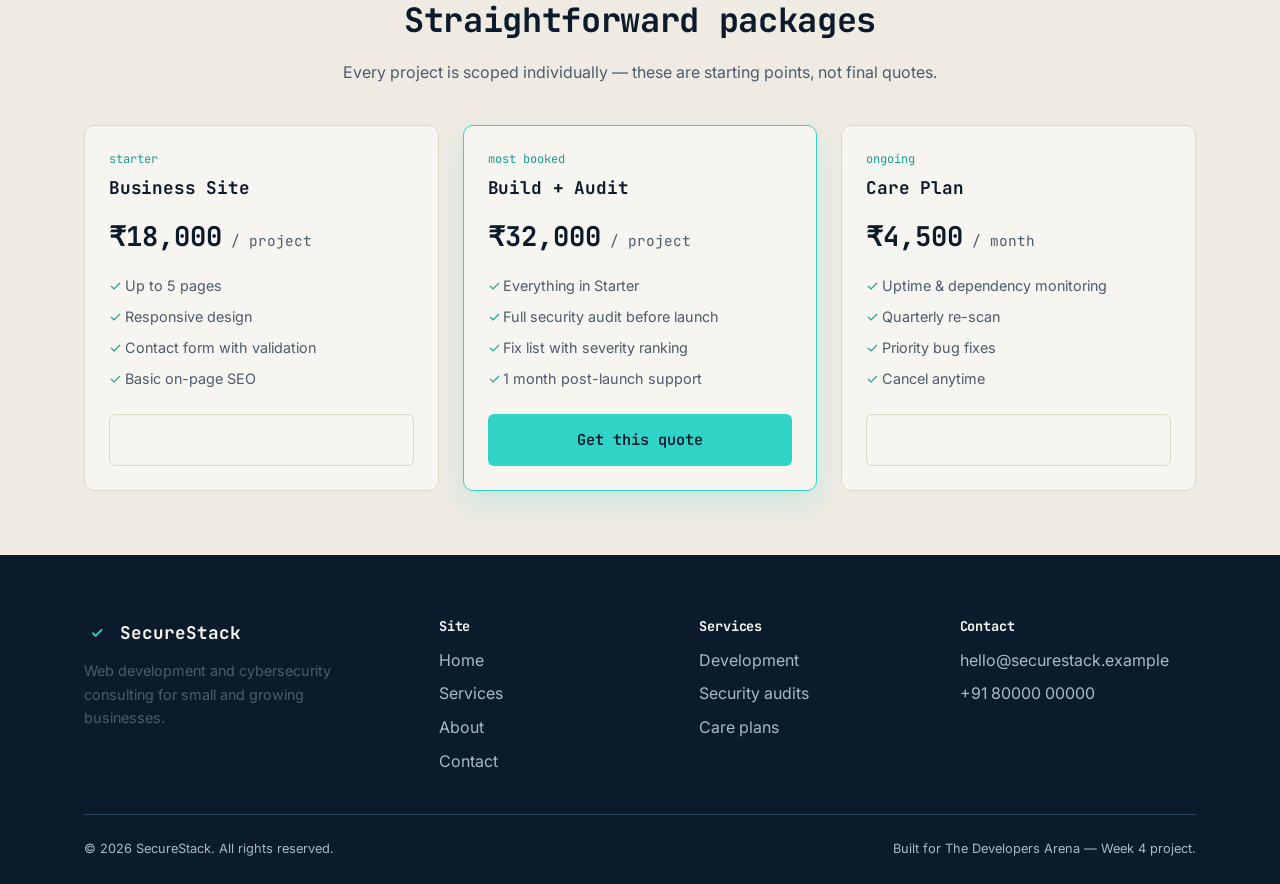
<file: projects/securestack/services.html>
<!DOCTYPE html>
<html lang="en">
<head>
<meta charset="UTF-8">
<meta name="viewport" content="width=device-width, initial-scale=1.0">
<title>Services — SecureStack</title>
<meta name="description" content="Web development, security audits, and ongoing care plans from SecureStack, with transparent pricing tiers.">
<link rel="icon" type="image/svg+xml" href="images/favicon.svg">
<link rel="preconnect" href="https://fonts.googleapis.com">
<link rel="preconnect" href="https://fonts.gstatic.com" crossorigin>
<link href="https://fonts.googleapis.com/css2?family=JetBrains+Mono:wght@400;600;700&family=Inter:wght@400;500;600&display=swap" rel="stylesheet">
<link rel="stylesheet" href="css/style.css">
</head>
<body>
<a class="skip-link" href="#main">Skip to main content</a>

<header class="site-header">
  <nav class="nav container" aria-label="Primary">
    <a href="index.html" class="brand">
      <img src="images/logo.svg" alt="" width="30" height="30">
      SecureStack<span class="brand-tag">.</span>
    </a>
    <button class="nav-toggle" aria-expanded="false" aria-controls="primary-nav" aria-label="Toggle menu">
      <svg viewBox="0 0 24 24" fill="none" stroke="currentColor" stroke-width="2" aria-hidden="true">
        <path d="M3 6h18M3 12h18M3 18h18"/>
      </svg>
    </button>
    <ul class="nav-links" id="primary-nav">
      <li><a href="index.html">home</a></li>
      <li><a href="services.html" aria-current="page">services</a></li>
      <li><a href="about.html">about</a></li>
      <li><a href="contact.html">contact</a></li>
      <li><a href="contact.html" class="nav-cta">get a quote</a></li>
    </ul>
  </nav>
</header>

<main id="main">

  <section class="page-hero">
    <div class="container">
      <p class="eyebrow">ls services/</p>
      <h1>What we do, in plain terms</h1>
      <p>Three services that work as well together as they do apart. Pick one, or let us bundle them into a single project.</p>
    </div>
  </section>

  <section id="development">
    <div class="container">
      <div class="hero-grid" style="align-items:start;">
        <div>
          <span class="tag">01 · development</span>
          <h2>Website &amp; web app builds</h2>
          <p>Multi-page business sites, landing pages, and small internal tools — built with semantic HTML, mobile-first CSS, and just enough JavaScript to make things work.</p>
          <ul style="display:grid; gap:0.6rem; margin-top:1rem;">
            <li>— Custom design, not a template swap</li>
            <li>— Fully responsive, tested from 320px up</li>
            <li>— Optimized images and assets for fast load</li>
            <li>— Accessible markup: labels, alt text, keyboard nav</li>
          </ul>
        </div>
        <div class="card">
          <h3>Typical timeline</h3>
          <div class="process">
            <div class="process-step"><div class="step-num">01</div><div><h3 style="margin:0;">Day 1–2</h3><p style="margin:0;">Wireframes &amp; content plan</p></div></div>
            <div class="process-step"><div class="step-num">02</div><div><h3 style="margin:0;">Day 3–4</h3><p style="margin:0;">Build &amp; style all pages</p></div></div>
            <div class="process-step"><div class="step-num">03</div><div><h3 style="margin:0;">Day 5–6</h3><p style="margin:0;">Test, optimize, fix bugs</p></div></div>
            <div class="process-step"><div class="step-num">04</div><div><h3 style="margin:0;">Day 7</h3><p style="margin:0;">Deploy &amp; handover docs</p></div></div>
          </div>
        </div>
      </div>
    </div>
  </section>

  <section id="security" class="section-alt">
    <div class="container">
      <div class="hero-grid" style="align-items:start;">
        <div class="card" style="order:2;">
          <h3>What the report covers</h3>
          <ul style="display:grid; gap:0.6rem;">
            <li>— XSS &amp; HTML injection points</li>
            <li>— Form &amp; input validation gaps</li>
            <li>— Authentication &amp; session handling</li>
            <li>— Server &amp; header misconfigurations</li>
            <li>— A prioritized, plain-English fix list</li>
          </ul>
        </div>
        <div style="order:1;">
          <span class="tag">02 · security</span>
          <h2>Security audits &amp; hardening</h2>
          <p>Manual testing first — the kind of poking around an automated scanner misses — backed by standard tools to catch the rest. You get a report ranked by real-world severity, not a wall of low-priority warnings.</p>
          <p>Built for teams who need to know what's actually exploitable before launch, not just a checklist marked "pass."</p>
        </div>
      </div>
    </div>
  </section>

  <section id="care">
    <div class="container">
      <span class="tag">03 · care plan</span>
      <h2>Ongoing monitoring</h2>
      <p style="max-width: 60ch;">Security isn't a one-time stamp. Care plan clients get uptime checks, dependency updates, and a full re-scan every quarter — so the site that passed its audit in January isn't quietly out of date by June.</p>
    </div>
  </section>

  <section class="section-alt">
    <div class="container">
      <div class="section-head text-center" style="margin-left:auto; margin-right:auto; text-align:center;">
        <p class="eyebrow">pricing</p>
        <h2>Straightforward packages</h2>
        <p style="margin-left:auto; margin-right:auto;">Every project is scoped individually — these are starting points, not final quotes.</p>
      </div>
      <div class="pricing-grid">
        <div class="plan">
          <span class="tag">starter</span>
          <h3>Business Site</h3>
          <div class="price">₹18,000<small> / project</small></div>
          <ul>
            <li>Up to 5 pages</li>
            <li>Responsive design</li>
            <li>Contact form with validation</li>
            <li>Basic on-page SEO</li>
          </ul>
          <a href="contact.html" class="btn btn-ghost" style="border-color: var(--border);">Get this quote</a>
        </div>
        <div class="plan is-featured">
          <span class="tag">most booked</span>
          <h3>Build + Audit</h3>
          <div class="price">₹32,000<small> / project</small></div>
          <ul>
            <li>Everything in Starter</li>
            <li>Full security audit before launch</li>
            <li>Fix list with severity ranking</li>
            <li>1 month post-launch support</li>
          </ul>
          <a href="contact.html" class="btn btn-primary">Get this quote</a>
        </div>
        <div class="plan">
          <span class="tag">ongoing</span>
          <h3>Care Plan</h3>
          <div class="price">₹4,500<small> / month</small></div>
          <ul>
            <li>Uptime &amp; dependency monitoring</li>
            <li>Quarterly re-scan</li>
            <li>Priority bug fixes</li>
            <li>Cancel anytime</li>
          </ul>
          <a href="contact.html" class="btn btn-ghost" style="border-color: var(--border);">Get this quote</a>
        </div>
      </div>
    </div>
  </section>

</main>

<footer class="site-footer">
  <div class="container">
    <div class="footer-grid">
      <div class="footer-col">
        <a href="index.html" class="brand" style="margin-bottom: 0.75rem; display:flex;">
          <img src="images/logo.svg" alt="" width="26" height="26">
          SecureStack
        </a>
        <p style="max-width: 32ch; font-size: 0.9rem;">Web development and cybersecurity consulting for small and growing businesses.</p>
      </div>
      <div class="footer-col">
        <h4>Site</h4>
        <ul>
          <li><a href="index.html">Home</a></li>
          <li><a href="services.html">Services</a></li>
          <li><a href="about.html">About</a></li>
          <li><a href="contact.html">Contact</a></li>
        </ul>
      </div>
      <div class="footer-col">
        <h4>Services</h4>
        <ul>
          <li><a href="services.html#development">Development</a></li>
          <li><a href="services.html#security">Security audits</a></li>
          <li><a href="services.html#care">Care plans</a></li>
        </ul>
      </div>
      <div class="footer-col">
        <h4>Contact</h4>
        <ul>
          <li><a href="mailto:hello@securestack.example">hello@securestack.example</a></li>
          <li><a href="tel:+918000000000">+91 80000 00000</a></li>
        </ul>
      </div>
    </div>
    <div class="footer-bottom">
      <span>© 2026 SecureStack. All rights reserved.</span>
      <span>Built for The Developers Arena — Week 4 project.</span>
    </div>
  </div>
</footer>

<script src="js/script.js"></script>
</body>
</html>
</file>
<file: css/main.css>
/* ============================================
   MAIN.CSS
   Reset, CSS custom properties (theme tokens), typography, buttons
   BEM methodology: .block__element--modifier
   ============================================ */

/* ---------- CSS Variables (custom properties) ---------- */
:root {
  /* Color tokens — light theme (default) */
  --color-bg: #f4f6fa;
  --color-surface: #ffffff;
  --color-surface-alt: #eef1f8;
  --color-text: #222222;
  --color-text-muted: #555555;
  --color-border: #cccccc;

  --color-primary: #4b6cb7;
  --color-primary-dark: #182848;
  --color-accent: #ff6b35;
  --color-accent-dark: #e0531f;
  --color-success: #2e9e5b;
  --color-danger: #d64545;
  --color-highlight: #ffd166;

  /* Gradients (built from the tokens above) */
  --gradient-navbar: linear-gradient(90deg, var(--color-primary), var(--color-primary-dark));
  --gradient-hero: linear-gradient(135deg, var(--color-primary) 0%, #6a4cb7 50%, var(--color-primary-dark) 100%);

  /* Spacing scale */
  --space-xs: 0.4rem;
  --space-sm: 0.8rem;
  --space-md: 1.3rem;
  --space-lg: 2rem;
  --space-xl: 3.5rem;

  /* Layout */
  --radius-sm: 6px;
  --radius-md: 8px;
  --radius-lg: 16px;
  --container-width: 1000px;

  /* Motion */
  --ease-out: cubic-bezier(0.16, 1, 0.3, 1);
  --duration-fast: 0.2s;
  --duration-base: 0.3s;
}

/* ---------- Dark theme override (same variable names, new values) ---------- */
[data-theme="dark"] {
  --color-bg: #14171c;
  --color-surface: #1f242c;
  --color-surface-alt: #2a313c;
  --color-text: #e6e6e6;
  --color-text-muted: #cfd3da;
  --color-border: #444444;
}

/* ---------- Reset ---------- */
* {
  box-sizing: border-box;
  margin: 0;
  padding: 0;
}

html {
  scroll-behavior: smooth;
}

@media (prefers-reduced-motion: reduce) {
  html {
    scroll-behavior: auto;
  }
  *, *::before, *::after {
    animation-duration: 0.01ms !important;
    animation-iteration-count: 1 !important;
    transition-duration: 0.01ms !important;
  }
}

body {
  font-family: 'Segoe UI', Arial, sans-serif;
  background: var(--color-bg);
  color: var(--color-text);
  transition: background var(--duration-base) ease, color var(--duration-base) ease;
}

ul {
  list-style: none;
}

a {
  color: inherit;
}

/* ---------- Focus visibility (accessibility) ---------- */
a:focus-visible,
button:focus-visible,
input:focus-visible,
textarea:focus-visible {
  outline: 2px solid var(--color-accent);
  outline-offset: 2px;
}

/* ---------- Buttons ---------- */
.btn {
  border: none;
  border-radius: var(--radius-md);
  padding: 0.5rem 1rem;
  cursor: pointer;
  font-weight: 600;
  font-size: 0.85rem;
  font-family: inherit;
  transition: background var(--duration-fast) ease, transform var(--duration-fast) ease;
}

.btn--accent {
  background: var(--color-accent);
  color: #fff;
}

.btn--accent:hover {
  background: var(--color-accent-dark);
  transform: translateY(-1px);
}

.btn--accent:active {
  transform: translateY(0);
}
</file>
<file: css/layout.css>
/* ============================================
   LAYOUT.CSS
   CSS Grid + Flexbox structural layout, mobile-first responsive rules
   ============================================ */

/* ---------- Navbar: Flexbox ---------- */
.navbar {
  display: flex;
  align-items: center;
  justify-content: space-between;
  flex-wrap: wrap;
  padding: 1rem 1.2rem;
  background: var(--gradient-navbar);
  color: #fff;
  gap: var(--space-sm);
}

.navbar__logo {
  font-size: 1.4rem;
  font-weight: 700;
  letter-spacing: 0.5px;
}

.navbar__toggle {
  display: flex;
  flex-direction: column;
  gap: 4px;
  background: none;
  border: none;
  cursor: pointer;
  order: 2;
  margin-left: auto;
}

.navbar__toggle-bar {
  width: 22px;
  height: 2px;
  background: #fff;
  transition: transform var(--duration-fast) ease, opacity var(--duration-fast) ease;
}

.navbar__links {
  order: 4;
  flex-basis: 100%;
  display: flex;
  flex-direction: column;
  gap: var(--space-xs);
  max-height: 0;
  overflow: hidden;
  transition: max-height var(--duration-base) var(--ease-out);
}

.navbar__links--open {
  max-height: 220px;
  padding-top: var(--space-xs);
}

.navbar__link {
  display: block;
  padding: 0.35rem 0;
  text-decoration: none;
  font-size: 0.9rem;
}

.navbar__mode-btn {
  order: 1;
  position: relative;
  background: none;
  border: 2px solid #fff;
  color: #fff;
  border-radius: 50%;
  width: 36px;
  height: 36px;
  cursor: pointer;
  font-size: 0.95rem;
  display: grid;
  place-items: center;
}

@media (min-width: 700px) {
  .navbar__toggle {
    display: none;
  }

  .navbar__links {
    order: 2;
    flex-basis: auto;
    flex-direction: row;
    gap: var(--space-md);
    max-height: none;
    overflow: visible;
  }

  .navbar__mode-btn {
    order: 3;
  }
}

/* ---------- Hero ---------- */
.hero {
  text-align: center;
  padding: 3.5rem 1rem 4rem;
  background: var(--gradient-hero);
  color: #fff;
}

.hero__title {
  font-size: 2.1rem;
  margin-bottom: 0.5rem;
  letter-spacing: 0.3px;
}

.hero__subtitle {
  font-size: 1rem;
  opacity: 0.9;
}

/* ---------- Tile grid: CSS Grid (main layout system) ---------- */
.tile-grid {
  max-width: var(--container-width);
  margin: -2rem auto 0;
  padding: 0 1.2rem 2rem;
  display: grid;
  grid-template-columns: repeat(2, 1fr);
  gap: var(--space-md);
  position: relative;
  z-index: 2;
}

.tile-grid__tile {
  background: var(--color-surface);
  border-radius: var(--radius-lg);
  padding: 1.6rem 1.8rem;
  box-shadow: 0 6px 18px rgba(30, 40, 70, 0.08);
}

.tile-grid__tile--wide {
  grid-column: span 2;
}

.tile-grid__heading {
  margin-bottom: 1rem;
  border-left: 4px solid var(--color-primary);
  padding-left: 0.6rem;
  font-size: 1.15rem;
}

@media (max-width: 700px) {
  .tile-grid {
    grid-template-columns: 1fr;
    margin-top: -1.5rem;
  }
  .tile-grid__tile--wide {
    grid-column: span 1;
  }
}

/* ---------- About: Flexbox ---------- */
.about {
  display: flex;
  align-items: center;
  gap: 1.5rem;
}

.about__text {
  color: var(--color-text-muted);
  line-height: 1.6;
  font-size: 0.92rem;
}

.about__photo {
  flex-shrink: 0;
  width: 100px;
  height: 100px;
  border-radius: 50%;
  object-fit: cover;
  border: 3px solid var(--color-primary);
  box-shadow: 0 4px 12px rgba(0, 0, 0, 0.15);
}

@media (max-width: 700px) {
  .about {
    flex-direction: column;
    text-align: center;
  }
}

/* ---------- Skills: Flexbox (wrap) ---------- */
.skills {
  display: flex;
  flex-wrap: wrap;
  gap: 0.6rem;
}

.skills__box {
  background: var(--color-surface-alt);
  padding: 0.55rem 1rem;
  border-radius: var(--radius-md);
  font-weight: 600;
  font-size: 0.85rem;
}

/* ---------- To-do list ---------- */
.todo__input-row {
  display: flex;
  gap: 0.5rem;
  margin-bottom: 0.8rem;
}

.todo__input {
  flex: 1;
  padding: 0.5rem 0.6rem;
  border: 1px solid var(--color-border);
  border-radius: var(--radius-sm);
  font-size: 0.85rem;
  background: var(--color-surface);
  color: var(--color-text);
}

.todo__list {
  max-height: 180px;
  overflow-y: auto;
}

.todo__item {
  display: flex;
  justify-content: space-between;
  align-items: center;
  background: var(--color-surface-alt);
  padding: 0.5rem 0.8rem;
  margin-bottom: 0.4rem;
  border-radius: var(--radius-sm);
  font-size: 0.85rem;
}

.todo__item--done .todo__item-text {
  text-decoration: line-through;
  color: var(--color-text-muted);
}

.todo__remove-btn {
  background: var(--color-danger);
  color: #fff;
  border: none;
  border-radius: 4px;
  padding: 0.25rem 0.55rem;
  cursor: pointer;
  font-size: 0.75rem;
}

/* ---------- Projects: CSS Grid (cards) ---------- */
.projects {
  display: grid;
  grid-template-columns: repeat(2, 1fr);
  gap: var(--space-md);
}

.project-card {
  display: flex;
  flex-direction: column;
  background: var(--color-surface-alt);
  border-radius: var(--radius-md);
  padding: 1.2rem 1.3rem;
}

.project-card__body {
  display: flex;
  flex-direction: column;
  gap: 0.5rem;
  height: 100%;
}

.project-card__title {
  font-size: 1rem;
}

.project-card__text {
  color: var(--color-text-muted);
  font-size: 0.85rem;
  line-height: 1.55;
  flex-grow: 1;
}

.project-card__tags {
  display: flex;
  flex-wrap: wrap;
  gap: 0.4rem;
}

.project-card__tag {
  background: var(--color-surface);
  border: 1px solid var(--color-border);
  border-radius: var(--radius-sm);
  padding: 0.2rem 0.55rem;
  font-size: 0.72rem;
  font-weight: 600;
  color: var(--color-primary);
}

.project-card__links {
  display: flex;
  align-items: center;
  gap: 0.9rem;
  margin-top: 0.4rem;
}

.project-card__link {
  font-size: 0.82rem;
}

.project-card__link--ghost {
  color: var(--color-primary);
  text-decoration: underline;
}

@media (max-width: 700px) {
  .projects {
    grid-template-columns: 1fr;
  }
}

/* ---------- Contact form: Grid ---------- */
.contact-form__row {
  display: grid;
  grid-template-columns: 1fr 1fr;
  gap: 1rem;
}

.contact-form__group {
  margin-bottom: 1rem;
  display: flex;
  flex-direction: column;
}

.contact-form__label {
  margin-bottom: 0.3rem;
  font-weight: 600;
  font-size: 0.85rem;
}

.contact-form__input {
  padding: 0.55rem;
  border: 1px solid var(--color-border);
  border-radius: var(--radius-sm);
  font-family: inherit;
  font-size: 0.85rem;
  background: var(--color-surface);
  color: var(--color-text);
}

.contact-form__input--area {
  resize: vertical;
}

.contact-form__error {
  color: var(--color-danger);
  font-size: 0.78rem;
  min-height: 1rem;
  display: block;
}

.contact-form__success {
  color: var(--color-success);
  margin-top: 0.8rem;
  font-weight: 600;
  font-size: 0.88rem;
}

.contact-form__connect {
  display: flex;
  align-items: center;
  flex-wrap: wrap;
  gap: 0.7rem;
  margin-top: 1.2rem;
  padding-top: 1rem;
  border-top: 1px solid var(--color-border);
}

.contact-form__connect-label {
  font-size: 0.82rem;
  color: var(--color-text-muted);
  font-weight: 600;
}

.contact-form__connect-link {
  display: inline-flex;
  align-items: center;
  padding: 0.35rem 0.85rem;
  border-radius: var(--radius-md);
  background: var(--color-surface-alt);
  font-size: 0.82rem;
  font-weight: 600;
  color: var(--color-primary);
}

@media (max-width: 700px) {
  .contact-form__row {
    grid-template-columns: 1fr;
  }
}

/* ---------- Footer ---------- */
.site-footer {
  text-align: center;
  padding: 1.3rem;
}

.site-footer__text {
  color: var(--color-text-muted);
  font-size: 0.85rem;
}
</file>
<file: css/animations.css>
/* ============================================
   ANIMATIONS.CSS
   Keyframes, transitions, hover/focus effects, advanced selectors & pseudo-elements
   ============================================ */

/* ---------- Keyframes ---------- */
@keyframes fadeInUp {
  from {
    opacity: 0;
    transform: translateY(20px);
  }
  to {
    opacity: 1;
    transform: translateY(0);
  }
}

@keyframes popIn {
  from {
    opacity: 0;
    transform: scale(0.9);
  }
  to {
    opacity: 1;
    transform: scale(1);
  }
}

@keyframes shake {
  10%, 90% { transform: translateX(-1px); }
  20%, 80% { transform: translateX(2px); }
  30%, 50%, 70% { transform: translateX(-3px); }
  40%, 60% { transform: translateX(3px); }
}

/* ---------- Tile entrance animation, staggered by position ---------- */
.tile-grid__tile {
  animation: fadeInUp 0.5s var(--ease-out) both;
  transition: box-shadow var(--duration-base) ease, transform var(--duration-base) ease;
}

.tile-grid__tile:nth-child(1) { animation-delay: 0.05s; }
.tile-grid__tile:nth-child(2) { animation-delay: 0.12s; }
.tile-grid__tile:nth-child(3) { animation-delay: 0.19s; }
.tile-grid__tile:nth-child(4) { animation-delay: 0.26s; }

.tile-grid__tile:hover {
  box-shadow: 0 10px 24px rgba(30, 40, 70, 0.13);
  transform: translateY(-2px);
}

/* ---------- Skill boxes: hover + advanced selector (nth-child stagger) ---------- */
.skills__box {
  transition: transform var(--duration-fast) ease, background var(--duration-fast) ease, color var(--duration-fast) ease;
}

.skills__box:hover {
  background: var(--color-primary);
  color: #fff;
  transform: translateY(-2px);
}

/* Alternate subtle tint using :nth-child (advanced selector) */
.skills__box:nth-child(odd) {
  border-bottom: 2px solid var(--color-primary);
}

.skills__box:nth-child(even) {
  border-bottom: 2px solid var(--color-accent);
}

/* ---------- To-do items: entrance + hover ---------- */
.todo__item {
  animation: popIn 0.25s var(--ease-out) both;
  transition: transform var(--duration-fast) ease;
}

.todo__item:hover {
  transform: translateX(2px);
}

.todo__remove-btn {
  transition: background var(--duration-fast) ease, transform var(--duration-fast) ease;
}

.todo__remove-btn:hover {
  background: #b53838;
  transform: scale(1.05);
}

/* ---------- Project cards: hover + tag interaction ---------- */
.project-card {
  transition: transform var(--duration-fast) ease, box-shadow var(--duration-fast) ease;
}

.project-card:hover {
  transform: translateY(-3px);
  box-shadow: 0 8px 20px rgba(30, 40, 70, 0.12);
}

.project-card__tag {
  transition: background var(--duration-fast) ease, color var(--duration-fast) ease;
}

.project-card__tag:hover {
  background: var(--color-primary);
  color: #fff;
}

.project-card__link--ghost {
  position: relative;
}

.project-card__link--ghost::after {
  content: '';
  position: absolute;
  left: 0;
  bottom: -2px;
  width: 0;
  height: 1px;
  background: var(--color-primary);
  transition: width var(--duration-fast) var(--ease-out);
}

.project-card__link--ghost:hover::after,
.project-card__link--ghost:focus-visible::after {
  width: 100%;
}

.contact-form__connect-link {
  transition: background var(--duration-fast) ease, color var(--duration-fast) ease, transform var(--duration-fast) ease;
}

.contact-form__connect-link:hover {
  background: var(--color-primary);
  color: #fff;
  transform: translateY(-1px);
}

/* ---------- Nav link underline using ::after pseudo-element ---------- */
.navbar__link {
  position: relative;
}

.navbar__link::after {
  content: '';
  position: absolute;
  left: 0;
  bottom: -2px;
  width: 0;
  height: 2px;
  background: var(--color-highlight);
  transition: width var(--duration-fast) var(--ease-out);
}

.navbar__link:hover::after,
.navbar__link:focus-visible::after {
  width: 100%;
}

.navbar__link:hover,
.navbar__link:focus-visible {
  color: var(--color-highlight);
}

/* ---------- Mode toggle icon swap (::before/::after style cross-fade) ---------- */
.navbar__mode-icon {
  position: absolute;
  transition: opacity var(--duration-fast) ease, transform var(--duration-fast) ease;
}

.navbar__mode-icon--sun {
  opacity: 0;
  transform: scale(0.6) rotate(45deg);
}

[data-theme="light"] .navbar__mode-icon--moon {
  opacity: 1;
  transform: scale(1) rotate(0);
}

[data-theme="light"] .navbar__mode-icon--sun {
  opacity: 0;
}

[data-theme="dark"] .navbar__mode-icon--moon {
  opacity: 0;
}

[data-theme="dark"] .navbar__mode-icon--sun {
  opacity: 1;
  transform: scale(1) rotate(0);
}

/* ---------- Nav toggle (hamburger -> X) ---------- */
.navbar__toggle[aria-expanded="true"] .navbar__toggle-bar:nth-child(1) {
  transform: translateY(6px) rotate(45deg);
}

.navbar__toggle[aria-expanded="true"] .navbar__toggle-bar:nth-child(2) {
  opacity: 0;
}

.navbar__toggle[aria-expanded="true"] .navbar__toggle-bar:nth-child(3) {
  transform: translateY(-6px) rotate(-45deg);
}

/* ---------- Form validation states ---------- */
.contact-form__input {
  transition: border-color var(--duration-fast) ease;
}

.contact-form__input.is-invalid {
  border-color: var(--color-danger);
  animation: shake 0.35s ease;
}

.contact-form__input.is-valid {
  border-color: var(--color-success);
}

/* Empty-state styling for the to-do list using :empty (advanced selector) */
.todo__list:empty::before {
  content: 'No tasks yet — add one above.';
  display: block;
  color: var(--color-text-muted);
  font-size: 0.82rem;
  font-style: italic;
  padding: 0.4rem 0.1rem;
}
</file>
<file: projects/securestack/css/style.css>
/* ==========================================================================
   SecureStack — style.css
   Design system: dark navy/slate + off-white paper + single cyan accent
   Type: JetBrains Mono (headings/labels) + Inter (body)
   ========================================================================== */

:root {
  /* Color tokens */
  --ink: #0B1B2B;
  --slate: #16324F;
  --paper: #F7F5F0;
  --paper-alt: #EFEBE3;
  --accent: #2FD4C6;
  --accent-dim: #1E9C91;
  --text-dark: #0B1B2B;
  --text-dark-muted: #4A5C6E;
  --text-light: #F7F5F0;
  --text-light-muted: #A9B9C6;
  --border: #DDD7C8;
  --border-dark: #2A4361;
  --danger: #E4574C;
  --success: #2FD4C6;

  /* Type */
  --font-mono: 'JetBrains Mono', ui-monospace, monospace;
  --font-sans: 'Inter', system-ui, -apple-system, sans-serif;

  /* Spacing scale */
  --space-1: 0.5rem;
  --space-2: 1rem;
  --space-3: 1.5rem;
  --space-4: 2.5rem;
  --space-5: 4rem;
  --space-6: 6rem;

  /* Layout */
  --radius: 10px;
  --radius-sm: 6px;
  --max-width: 1160px;
  --border-width: 1px;
}

/* ---------- Reset ---------- */
*, *::before, *::after { box-sizing: border-box; }
html { scroll-behavior: smooth; }
body {
  margin: 0;
  font-family: var(--font-sans);
  color: var(--text-dark);
  background: var(--paper);
  line-height: 1.6;
  -webkit-font-smoothing: antialiased;
}
img { max-width: 100%; display: block; }
a { color: inherit; text-decoration: none; }
ul { list-style: none; margin: 0; padding: 0; }
h1, h2, h3, h4 {
  font-family: var(--font-mono);
  font-weight: 700;
  line-height: 1.15;
  margin: 0 0 0.6em;
  letter-spacing: -0.01em;
}
h1 { font-size: clamp(2rem, 4.5vw, 3.4rem); }
h2 { font-size: clamp(1.5rem, 3vw, 2.1rem); }
h3 { font-size: 1.1rem; }
p { margin: 0 0 1em; color: var(--text-dark-muted); }
.mt-0 { margin-top: 0; }

/* Visible keyboard focus everywhere */
a:focus-visible, button:focus-visible, input:focus-visible,
select:focus-visible, textarea:focus-visible {
  outline: 2px solid var(--accent);
  outline-offset: 3px;
  border-radius: 3px;
}

.container {
  max-width: var(--max-width);
  margin: 0 auto;
  padding: 0 var(--space-3);
}

.skip-link {
  position: absolute;
  left: -999px;
  top: 0;
  background: var(--accent);
  color: var(--ink);
  padding: 0.75rem 1.25rem;
  z-index: 100;
  font-family: var(--font-mono);
  font-weight: 600;
  border-radius: 0 0 var(--radius-sm) 0;
}
.skip-link:focus { left: 0; }

.eyebrow {
  font-family: var(--font-mono);
  font-size: 0.8rem;
  color: var(--accent-dim);
  text-transform: lowercase;
  letter-spacing: 0.02em;
  margin: 0 0 0.75rem;
}

/* ---------- Buttons ---------- */
.btn {
  display: inline-flex;
  align-items: center;
  gap: 0.5rem;
  padding: 0.8rem 1.5rem;
  border-radius: var(--radius-sm);
  font-family: var(--font-mono);
  font-weight: 600;
  font-size: 0.95rem;
  border: var(--border-width) solid transparent;
  cursor: pointer;
  transition: transform 0.15s ease, background 0.15s ease, border-color 0.15s ease;
}
.btn:hover { transform: translateY(-1px); }
.btn-primary { background: var(--accent); color: var(--ink); }
.btn-primary:hover { background: var(--accent-dim); }
.btn-ghost { background: transparent; color: var(--text-light); border-color: var(--border-dark); }
.btn-ghost:hover { border-color: var(--accent); color: var(--accent); }

/* ---------- Header / nav ---------- */
.site-header {
  background: var(--ink);
  border-bottom: var(--border-width) solid var(--border-dark);
  position: sticky;
  top: 0;
  z-index: 50;
}
.nav {
  display: flex;
  align-items: center;
  justify-content: space-between;
  padding-top: var(--space-2);
  padding-bottom: var(--space-2);
}
.brand {
  display: flex;
  align-items: center;
  gap: 0.6rem;
  font-family: var(--font-mono);
  font-weight: 700;
  color: var(--text-light);
  font-size: 1.1rem;
}
.brand-tag { color: var(--accent); }
.nav-toggle {
  display: none;
  background: none;
  border: var(--border-width) solid var(--border-dark);
  border-radius: var(--radius-sm);
  padding: 0.4rem;
  cursor: pointer;
}
.nav-toggle svg { width: 22px; height: 22px; color: var(--text-light); }
.nav-links {
  display: flex;
  align-items: center;
  gap: var(--space-3);
  font-family: var(--font-mono);
  font-size: 0.9rem;
}
.nav-links a { color: var(--text-light-muted); transition: color 0.15s ease; }
.nav-links a:hover,
.nav-links a[aria-current="page"] { color: var(--accent); }
.nav-links .nav-cta {
  background: var(--accent);
  color: var(--ink);
  padding: 0.5rem 1rem;
  border-radius: var(--radius-sm);
  font-weight: 600;
}
.nav-links .nav-cta:hover { color: var(--ink); background: #58e0d4; }

/* ---------- Hero ---------- */
.hero, .page-hero {
  background: linear-gradient(180deg, var(--ink) 0%, var(--slate) 100%);
  color: var(--text-light);
  padding: var(--space-6) 0 var(--space-5);
}
.page-hero { padding: var(--space-5) 0 var(--space-4); }
.hero .eyebrow, .page-hero .eyebrow { color: var(--accent); }
.hero h1, .page-hero h1 { color: var(--text-light); }
.hero p, .page-hero p { color: var(--text-light-muted); max-width: 55ch; }
.lede { font-size: 1.1rem; }
.hero-actions { display: flex; gap: 1rem; margin-top: var(--space-3); flex-wrap: wrap; }

.hero-grid {
  display: grid;
  grid-template-columns: 1.1fr 0.9fr;
  gap: var(--space-5);
  align-items: center;
}

/* Terminal */
.terminal {
  background: #081422;
  border: var(--border-width) solid var(--border-dark);
  border-radius: var(--radius);
  overflow: hidden;
  box-shadow: 0 20px 60px rgba(0,0,0,0.35);
}
.terminal-bar {
  display: flex;
  gap: 0.4rem;
  padding: 0.7rem 0.9rem;
  background: #0F2135;
  border-bottom: var(--border-width) solid var(--border-dark);
}
.terminal-bar span {
  width: 10px; height: 10px; border-radius: 50%;
  background: #33475C;
}
.terminal-bar span:nth-child(1) { background: #E4574C; }
.terminal-bar span:nth-child(2) { background: #E8B93F; }
.terminal-bar span:nth-child(3) { background: var(--accent); }
.terminal-body {
  padding: var(--space-3);
  font-family: var(--font-mono);
  font-size: 0.85rem;
  color: #C9D6E0;
}
.terminal-body .line {
  opacity: 0;
  animation: terminal-reveal 0.4s ease forwards;
  margin-bottom: 0.5rem;
}
.terminal-body .line:nth-child(1) { animation-delay: 0.2s; }
.terminal-body .line:nth-child(2) { animation-delay: 0.9s; }
.terminal-body .line:nth-child(3) { animation-delay: 1.6s; }
.terminal-body .line:nth-child(4) { animation-delay: 2.4s; }
.terminal-body .line:nth-child(5) { animation-delay: 3.1s; }
.terminal-body .line:nth-child(6) { animation-delay: 3.8s; }
.prompt { color: var(--accent); margin-right: 0.4em; }
.caret {
  display: inline-block;
  width: 7px; height: 1em;
  background: var(--accent);
  margin-left: 4px;
  vertical-align: text-bottom;
  animation: blink 1s steps(1) infinite;
}
@keyframes terminal-reveal { to { opacity: 1; } }
@keyframes blink { 50% { opacity: 0; } }
@media (prefers-reduced-motion: reduce) {
  .terminal-body .line { animation: none; opacity: 1; }
  .caret { animation: none; }
}

/* ---------- Stats ---------- */
.stats {
  display: grid;
  grid-template-columns: repeat(4, 1fr);
  gap: var(--space-3);
  padding: var(--space-5) 0;
  text-align: center;
}
.stat .num {
  font-family: var(--font-mono);
  font-size: clamp(1.6rem, 3vw, 2.4rem);
  font-weight: 700;
  color: var(--ink);
}
.stat .label {
  font-size: 0.85rem;
  color: var(--text-dark-muted);
  text-transform: lowercase;
}

/* ---------- Sections ---------- */
.section-alt { background: var(--paper-alt); padding: var(--space-5) 0; }
section:not(.hero):not(.page-hero):not(.section-alt):not(.section-dark) { padding: var(--space-5) 0; }
.section-dark { background: var(--ink); color: var(--text-light); padding: var(--space-5) 0; }
.section-dark h2, .section-dark p { color: var(--text-light); }
.section-dark p { color: var(--text-light-muted); }

.section-head { max-width: 60ch; margin-bottom: var(--space-4); }
.section-head p { margin-bottom: 0; }
.text-center { text-align: center; }

/* ---------- Cards / grid ---------- */
.grid {
  display: grid;
  grid-template-columns: repeat(3, 1fr);
  gap: var(--space-3);
}
.card {
  background: var(--paper);
  border: var(--border-width) solid var(--border);
  border-radius: var(--radius);
  padding: var(--space-3);
}
.section-alt .card { background: var(--paper); }
.icon-badge {
  width: 42px; height: 42px;
  display: flex; align-items: center; justify-content: center;
  background: rgba(47, 212, 198, 0.12);
  border-radius: var(--radius-sm);
  margin-bottom: var(--space-2);
}
.icon-badge svg { width: 22px; height: 22px; color: var(--accent-dim); }
.tag {
  display: inline-block;
  font-family: var(--font-mono);
  font-size: 0.75rem;
  color: var(--accent-dim);
  text-transform: lowercase;
  margin-bottom: 0.5rem;
}

/* ---------- Process ---------- */
.process {
  display: grid;
  gap: var(--space-3);
}
.process-step { display: flex; gap: 1rem; align-items: flex-start; }
.step-num {
  font-family: var(--font-mono);
  font-weight: 700;
  color: var(--accent-dim);
  font-size: 1.1rem;
  flex-shrink: 0;
}

/* ---------- CTA band ---------- */
.cta-band {
  display: flex;
  align-items: center;
  justify-content: space-between;
  gap: var(--space-3);
  background: var(--ink);
  color: var(--text-light);
  border-radius: var(--radius);
  padding: var(--space-4);
  flex-wrap: wrap;
}
.cta-band h2, .cta-band p { color: var(--text-light); }
.cta-band p { color: var(--text-light-muted); margin: 0; }

/* ---------- Timeline (about) ---------- */
.timeline { display: grid; gap: var(--space-3); }
.timeline-item {
  border-left: 2px solid var(--border);
  padding-left: var(--space-2);
}
.timeline-item .year {
  font-family: var(--font-mono);
  color: var(--accent-dim);
  font-weight: 700;
  font-size: 0.85rem;
}

/* ---------- Team ---------- */
.team-grid {
  display: grid;
  grid-template-columns: repeat(3, 1fr);
  gap: var(--space-3);
}
.team-card { text-align: left; }
.avatar {
  width: 48px; height: 48px;
  border-radius: 50%;
  background: var(--ink);
  color: var(--accent);
  display: flex; align-items: center; justify-content: center;
  font-family: var(--font-mono);
  font-weight: 700;
  margin-bottom: var(--space-2);
}
.role {
  font-family: var(--font-mono);
  font-size: 0.75rem;
  color: var(--accent-dim);
  display: block;
  margin-bottom: 0.3rem;
}

/* ---------- Contact / forms ---------- */
.contact-grid {
  display: grid;
  grid-template-columns: 1.1fr 0.9fr;
  gap: var(--space-5);
  align-items: start;
}
.field { margin-bottom: var(--space-3); }
.field label {
  display: block;
  font-family: var(--font-mono);
  font-size: 0.85rem;
  margin-bottom: 0.4rem;
}
.required { color: var(--danger); }
.field input, .field select, .field textarea {
  width: 100%;
  padding: 0.75rem 0.9rem;
  border: var(--border-width) solid var(--border);
  border-radius: var(--radius-sm);
  background: #fff;
  font-family: var(--font-sans);
  font-size: 0.95rem;
  min-height: 44px;
}
.field textarea { min-height: 120px; resize: vertical; }
.field input:invalid[data-touched],
.field select:invalid[data-touched],
.field textarea:invalid[data-touched] {
  border-color: var(--danger);
}
.field-error {
  color: var(--danger);
  font-size: 0.82rem;
  margin: 0.4rem 0 0;
  min-height: 1.1em;
}
.form-status {
  margin-top: var(--space-2);
  font-family: var(--font-mono);
  font-size: 0.9rem;
  color: var(--accent-dim);
}
.info-list { display: grid; gap: var(--space-3); }
.info-item { display: flex; gap: 1rem; align-items: flex-start; }
.info-item .icon-badge { margin-bottom: 0; flex-shrink: 0; }
.info-item h3 { margin-bottom: 0.2rem; }
.info-item p { margin: 0; }

/* ---------- Pricing ---------- */
.pricing-grid {
  display: grid;
  grid-template-columns: repeat(3, 1fr);
  gap: var(--space-3);
}
.plan {
  background: var(--paper);
  border: var(--border-width) solid var(--border);
  border-radius: var(--radius);
  padding: var(--space-3);
  display: flex;
  flex-direction: column;
}
.plan.is-featured {
  border-color: var(--accent);
  box-shadow: 0 12px 30px rgba(47,212,198,0.18);
}
.plan .price {
  font-family: var(--font-mono);
  font-size: 1.7rem;
  font-weight: 700;
  margin: 0.4rem 0 1rem;
}
.plan .price small { font-size: 0.9rem; font-weight: 400; color: var(--text-dark-muted); }
.plan ul { display: grid; gap: 0.5rem; margin-bottom: var(--space-3); }
.plan ul li {
  font-size: 0.9rem;
  color: var(--text-dark-muted);
  padding-left: 1.1em;
  position: relative;
}
.plan ul li::before {
  content: "✓";
  color: var(--accent-dim);
  position: absolute;
  left: 0;
}
.plan .btn { margin-top: auto; justify-content: center; }

/* ---------- Footer ---------- */
.site-footer {
  background: var(--ink);
  color: var(--text-light-muted);
  padding: var(--space-5) 0 var(--space-3);
}
.footer-grid {
  display: grid;
  grid-template-columns: 1.4fr 1fr 1fr 1fr;
  gap: var(--space-3);
  padding-bottom: var(--space-4);
}
.footer-col h4 {
  color: var(--text-light);
  font-size: 0.85rem;
  margin-bottom: 0.8rem;
}
.footer-col ul { display: grid; gap: 0.5rem; }
.footer-col a:hover { color: var(--accent); }
.footer-bottom {
  border-top: var(--border-width) solid var(--border-dark);
  padding-top: var(--space-3);
  display: flex;
  justify-content: space-between;
  flex-wrap: wrap;
  gap: 0.5rem;
  font-size: 0.8rem;
}

/* ==========================================================================
   Responsive breakpoints — mobile-first overrides at each stage
   ========================================================================== */
@media (max-width: 900px) {
  .hero-grid { grid-template-columns: 1fr; }
  .contact-grid { grid-template-columns: 1fr; }
  .footer-grid { grid-template-columns: 1fr 1fr; }
}

@media (max-width: 860px) {
  .grid, .team-grid, .pricing-grid { grid-template-columns: 1fr 1fr; }
  .stats { grid-template-columns: 1fr 1fr; }
}

@media (max-width: 760px) {
  .nav-toggle { display: inline-flex; align-items: center; justify-content: center; }
  .nav-links {
    position: absolute;
    top: 100%; left: 0; right: 0;
    background: var(--ink);
    flex-direction: column;
    align-items: flex-start;
    gap: 0;
    max-height: 0;
    overflow: hidden;
    transition: max-height 0.25s ease;
    border-bottom: var(--border-width) solid var(--border-dark);
  }
  .nav-links.is-open { max-height: 400px; }
  .nav-links li { width: 100%; }
  .nav-links a {
    display: block;
    padding: var(--space-2) var(--space-3);
    width: 100%;
  }
  .nav-links .nav-cta { margin: var(--space-2) var(--space-3); display: inline-block; }
  section[id="security"] .hero-grid > div[style*="order:2"] { order: 1 !important; }
  section[id="security"] .hero-grid > div[style*="order:1"] { order: 2 !important; }
}

@media (max-width: 620px) {
  .grid, .team-grid, .pricing-grid, .stats { grid-template-columns: 1fr; }
  .footer-grid { grid-template-columns: 1fr; }
  .cta-band { flex-direction: column; align-items: flex-start; }
  .footer-bottom { flex-direction: column; }
}
</file>
